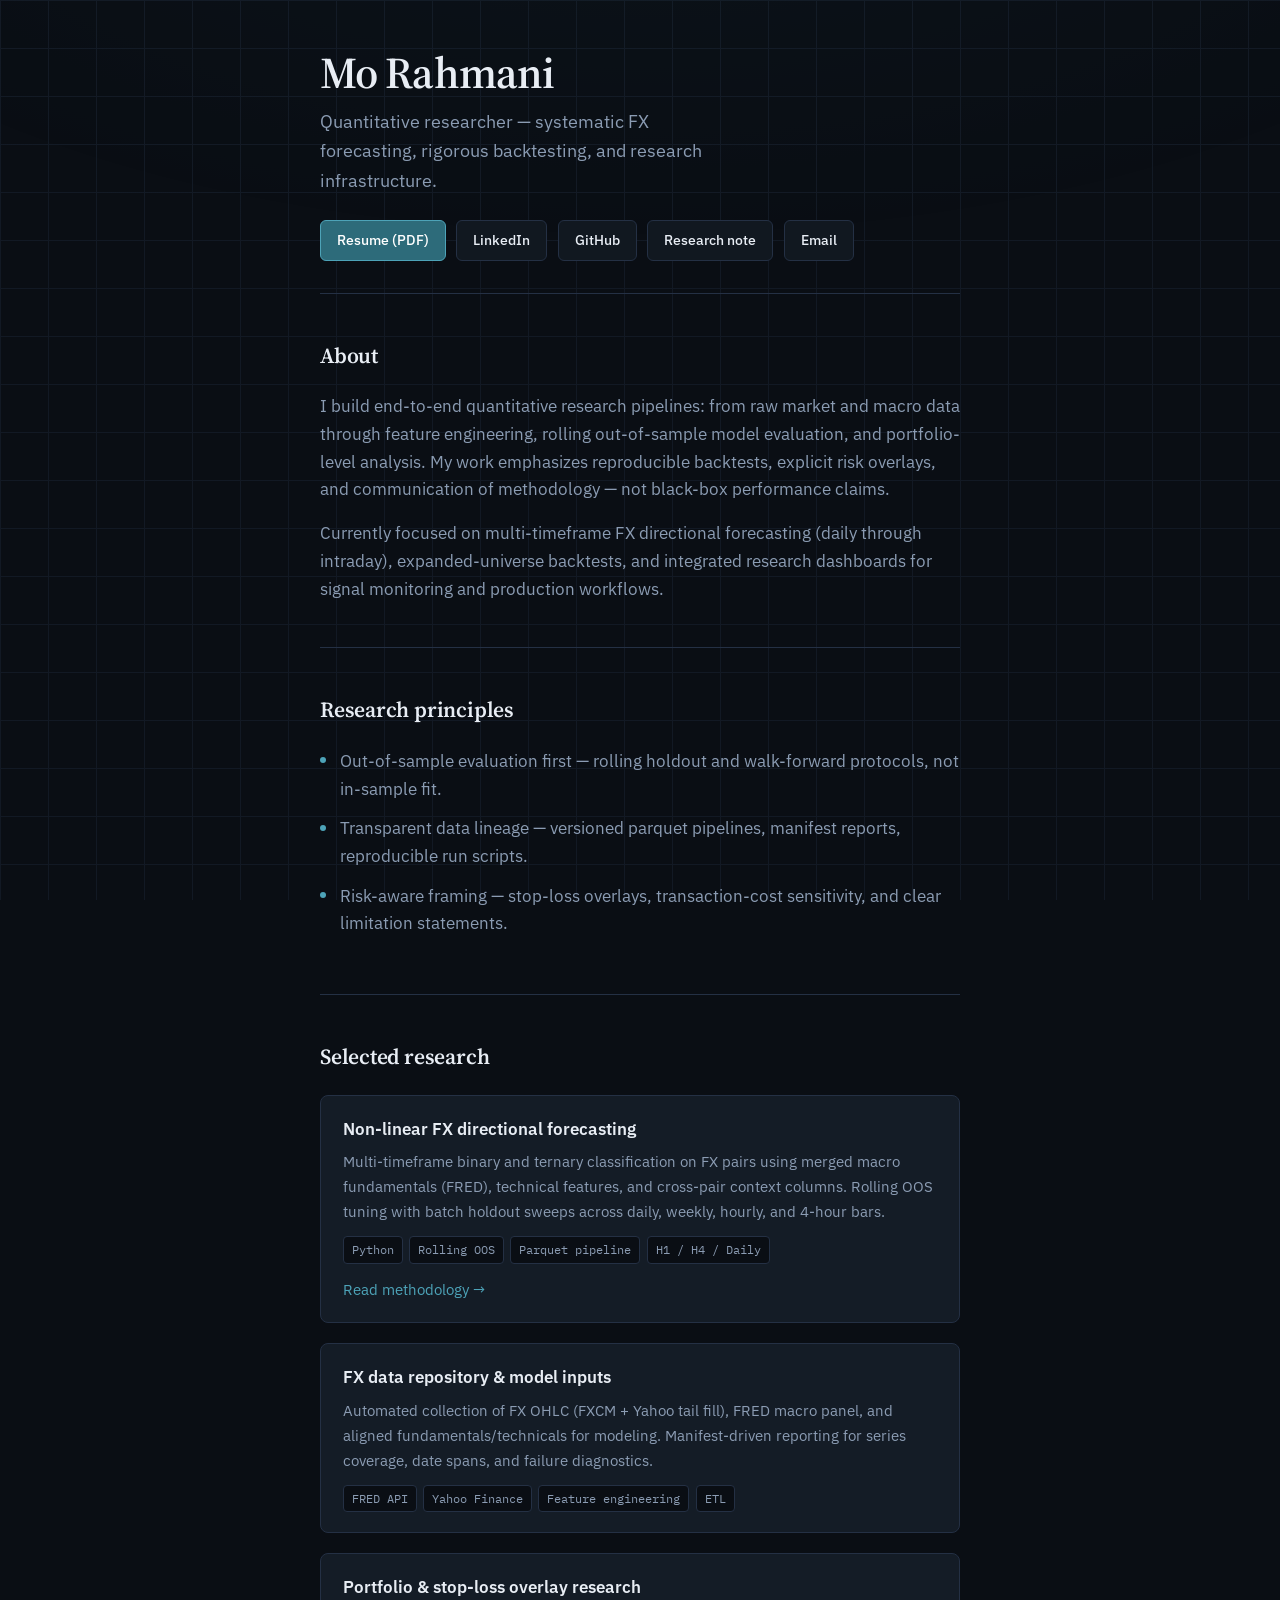
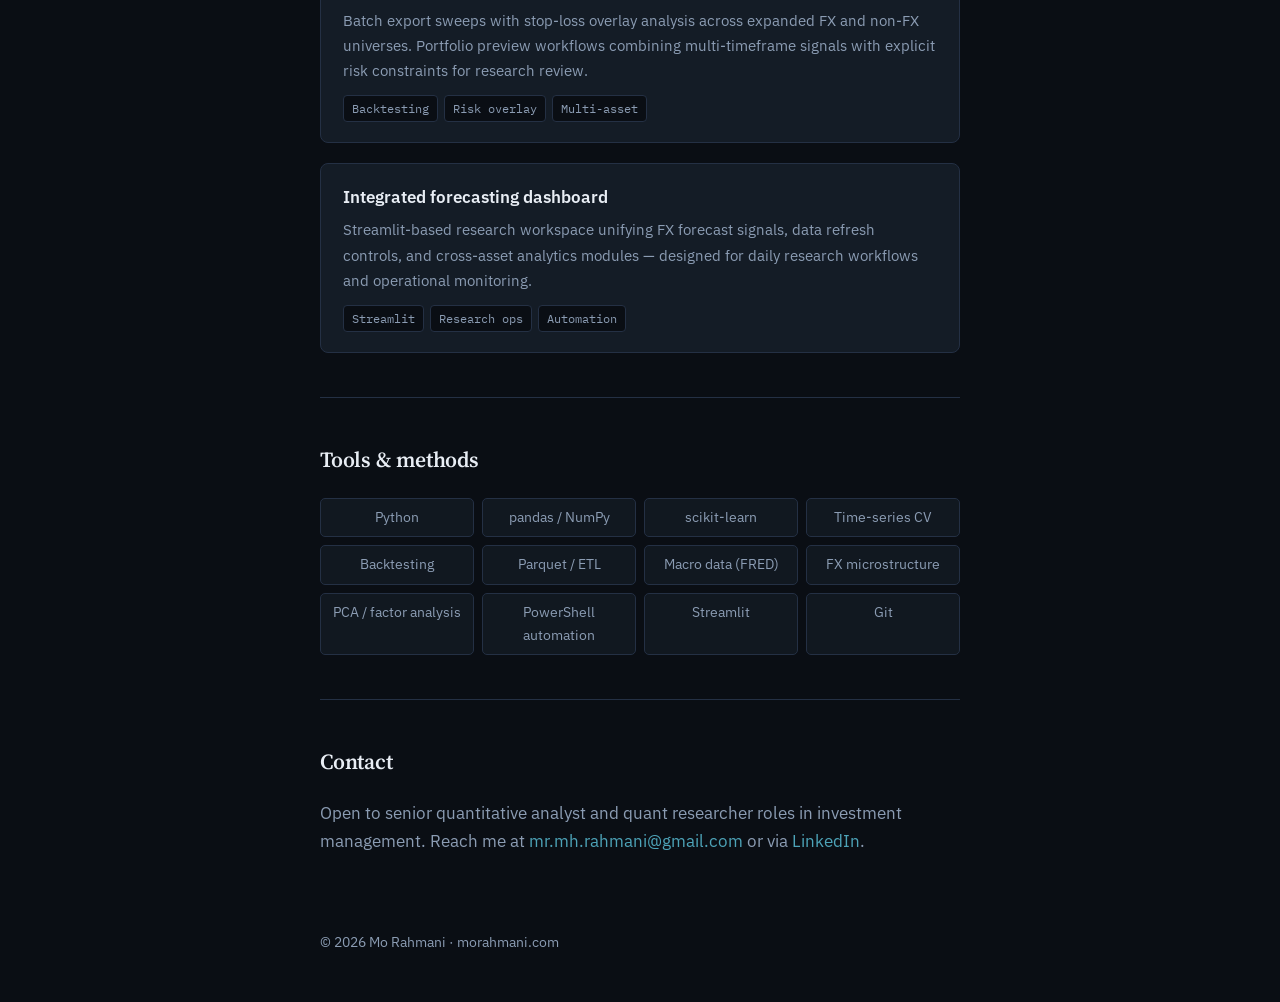
<file: index.html>
<!DOCTYPE html>
<html lang="en">
<head>
  <meta charset="UTF-8">
  <meta name="viewport" content="width=device-width, initial-scale=1.0">
  <meta name="description" content="Mo Rahmani — quantitative researcher focused on systematic FX forecasting, backtesting, and portfolio research.">
  <title>Mo Rahmani — Quantitative Research</title>
  <link rel="preconnect" href="https://fonts.googleapis.com">
  <link rel="preconnect" href="https://fonts.gstatic.com" crossorigin>
  <link href="https://fonts.googleapis.com/css2?family=IBM+Plex+Mono:wght@400;500&family=IBM+Plex+Sans:wght@400;500;600&family=Source+Serif+4:opsz,wght@8..60,600&display=swap" rel="stylesheet">
  <link rel="stylesheet" href="css/style.css">
  <link rel="icon" href="data:image/svg+xml,<svg xmlns='http://www.w3.org/2000/svg' viewBox='0 0 100 100'><text y='.9em' font-size='90'>M</text></svg>">
</head>
<body>
  <div class="wrap">
    <header class="site-header">
      <h1>Mo Rahmani</h1>
      <p class="tagline">
        Quantitative researcher — systematic FX forecasting, rigorous backtesting, and research infrastructure.
      </p>
      <nav class="links-row" aria-label="Primary links">
        <!-- Update href values below with your real URLs -->
        <a class="btn btn-primary" href="assets/resume.pdf" download>Resume (PDF)</a>
        <a class="btn" href="https://linkedin.com/in/mo-rahmani-cfa-ma-ms" target="_blank" rel="noopener noreferrer">LinkedIn</a>
        <a class="btn" href="https://github.com/mvincer" target="_blank" rel="noopener noreferrer">GitHub</a>
        <a class="btn" href="research.html">Research note</a>
        <a class="btn" href="mailto:mr.mh.rahmani@gmail.com">Email</a>
      </nav>
    </header>

    <main>
      <section id="about">
        <h2>About</h2>
        <p>
          I build end-to-end quantitative research pipelines: from raw market and macro data
          through feature engineering, rolling out-of-sample model evaluation, and portfolio-level
          analysis. My work emphasizes reproducible backtests, explicit risk overlays, and
          communication of methodology — not black-box performance claims.
        </p>
        <p>
          Currently focused on multi-timeframe FX directional forecasting (daily through intraday),
          expanded-universe backtests, and integrated research dashboards for signal monitoring
          and production workflows.
        </p>
      </section>

      <section id="principles">
        <h2>Research principles</h2>
        <ul class="principles">
          <li>Out-of-sample evaluation first — rolling holdout and walk-forward protocols, not in-sample fit.</li>
          <li>Transparent data lineage — versioned parquet pipelines, manifest reports, reproducible run scripts.</li>
          <li>Risk-aware framing — stop-loss overlays, transaction-cost sensitivity, and clear limitation statements.</li>
        </ul>
      </section>

      <section id="projects">
        <h2>Selected research</h2>
        <div class="projects">

          <article class="project-card">
            <h3>Non-linear FX directional forecasting</h3>
            <p>
              Multi-timeframe binary and ternary classification on FX pairs using merged
              macro fundamentals (FRED), technical features, and cross-pair context columns.
              Rolling OOS tuning with batch holdout sweeps across daily, weekly, hourly, and 4-hour bars.
            </p>
            <div class="tags">
              <span class="tag">Python</span>
              <span class="tag">Rolling OOS</span>
              <span class="tag">Parquet pipeline</span>
              <span class="tag">H1 / H4 / Daily</span>
            </div>
            <p style="margin-top:0.85rem;margin-bottom:0;"><a href="research.html">Read methodology →</a></p>
          </article>

          <article class="project-card">
            <h3>FX data repository &amp; model inputs</h3>
            <p>
              Automated collection of FX OHLC (FXCM + Yahoo tail fill), FRED macro panel,
              and aligned fundamentals/technicals for modeling. Manifest-driven reporting
              for series coverage, date spans, and failure diagnostics.
            </p>
            <div class="tags">
              <span class="tag">FRED API</span>
              <span class="tag">Yahoo Finance</span>
              <span class="tag">Feature engineering</span>
              <span class="tag">ETL</span>
            </div>
          </article>

          <article class="project-card">
            <h3>Portfolio &amp; stop-loss overlay research</h3>
            <p>
              Batch export sweeps with stop-loss overlay analysis across expanded FX and
              non-FX universes. Portfolio preview workflows combining multi-timeframe signals
              with explicit risk constraints for research review.
            </p>
            <div class="tags">
              <span class="tag">Backtesting</span>
              <span class="tag">Risk overlay</span>
              <span class="tag">Multi-asset</span>
            </div>
          </article>

          <article class="project-card">
            <h3>Integrated forecasting dashboard</h3>
            <p>
              Streamlit-based research workspace unifying FX forecast signals, data refresh
              controls, and cross-asset analytics modules — designed for daily research
              workflows and operational monitoring.
            </p>
            <div class="tags">
              <span class="tag">Streamlit</span>
              <span class="tag">Research ops</span>
              <span class="tag">Automation</span>
            </div>
          </article>

        </div>
      </section>

      <section id="skills">
        <h2>Tools &amp; methods</h2>
        <div class="skills-grid">
          <span class="skill">Python</span>
          <span class="skill">pandas / NumPy</span>
          <span class="skill">scikit-learn</span>
          <span class="skill">Time-series CV</span>
          <span class="skill">Backtesting</span>
          <span class="skill">Parquet / ETL</span>
          <span class="skill">Macro data (FRED)</span>
          <span class="skill">FX microstructure</span>
          <span class="skill">PCA / factor analysis</span>
          <span class="skill">PowerShell automation</span>
          <span class="skill">Streamlit</span>
          <span class="skill">Git</span>
        </div>
      </section>

      <section id="contact">
        <h2>Contact</h2>
        <p>
          Open to senior quantitative analyst and quant researcher roles in investment management.
          Reach me at <a href="mailto:mr.mh.rahmani@gmail.com">mr.mh.rahmani@gmail.com</a> or via
          <a href="https://linkedin.com/in/mo-rahmani-cfa-ma-ms" target="_blank" rel="noopener noreferrer">LinkedIn</a>.
        </p>
      </section>
    </main>

    <footer class="site-footer">
      <p>&copy; <span id="year"></span> Mo Rahmani · <a href="https://morahmani.com">morahmani.com</a></p>
    </footer>
  </div>

  <script>
    document.getElementById("year").textContent = new Date().getFullYear();
  </script>
</body>
</html>
</file>
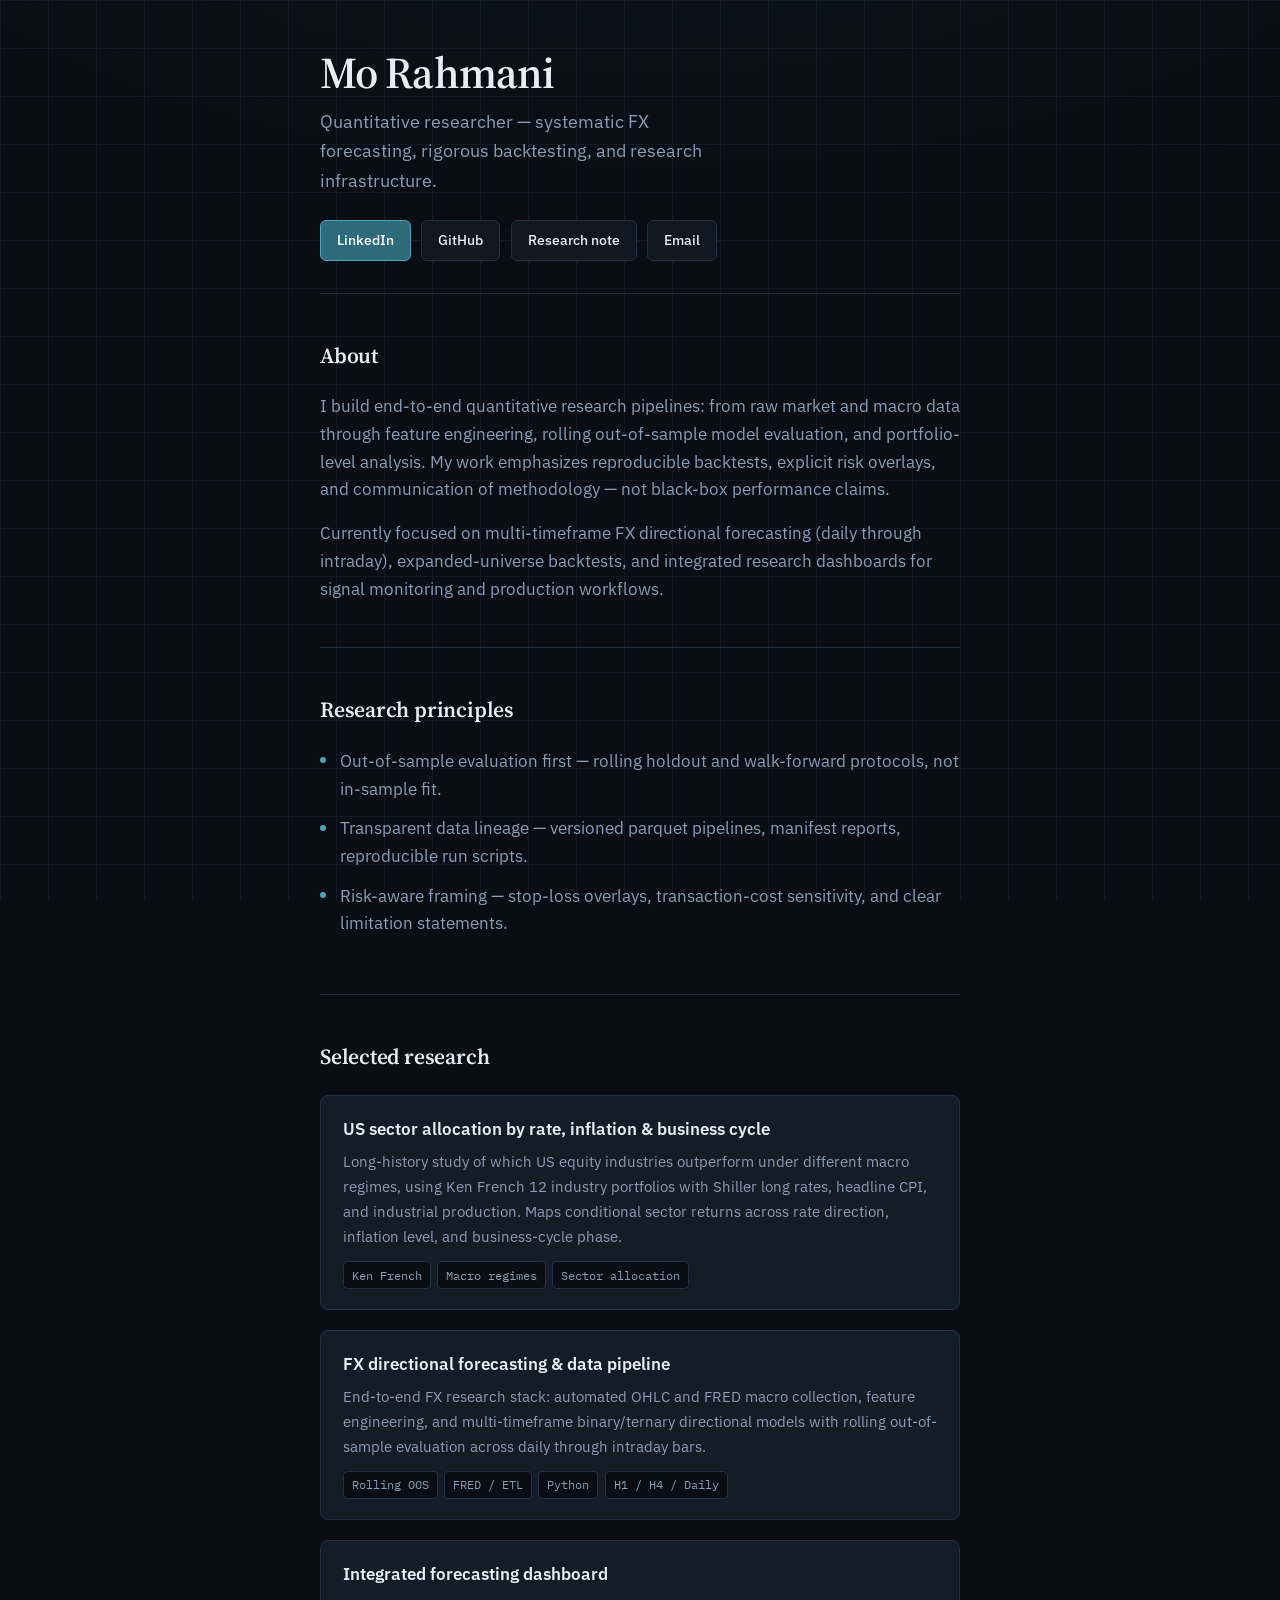
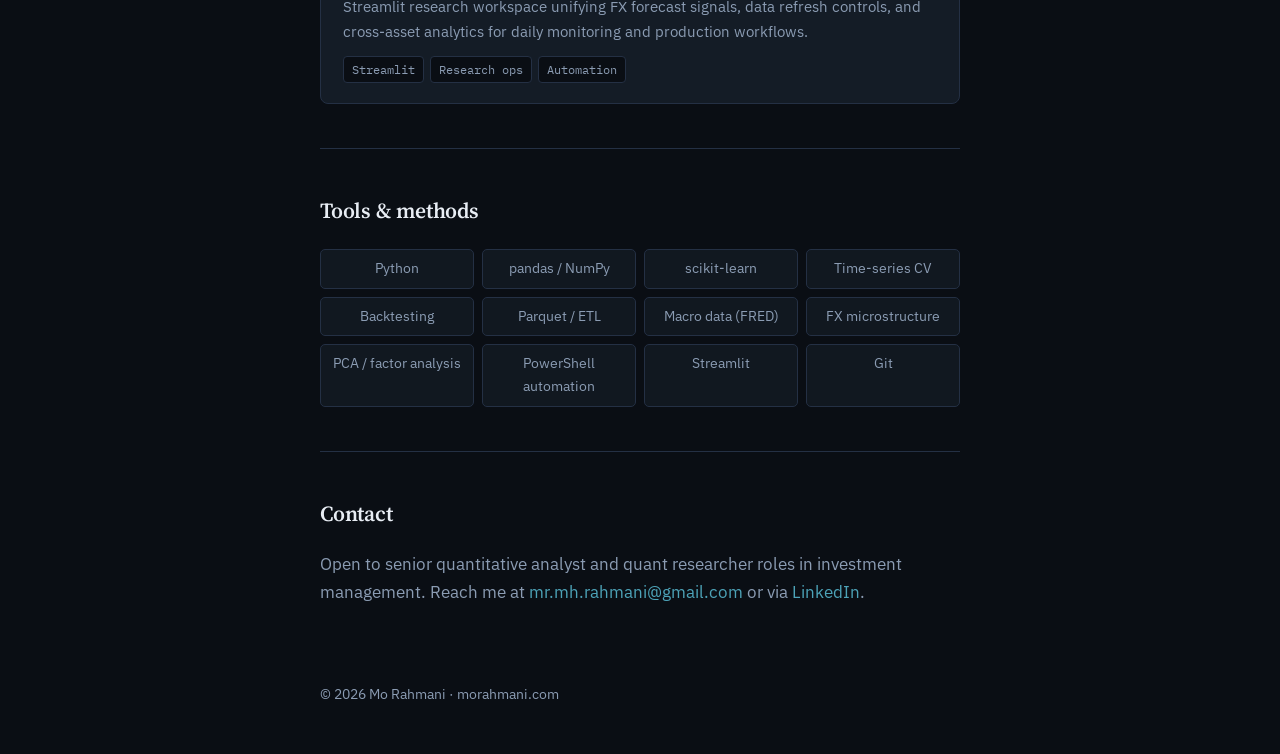
<file: website/index.html>
<!DOCTYPE html>
<html lang="en">
<head>
  <meta charset="UTF-8">
  <meta name="viewport" content="width=device-width, initial-scale=1.0">
  <meta name="description" content="Mo Rahmani — quantitative researcher focused on systematic FX forecasting, backtesting, and portfolio research.">
  <title>Mo Rahmani — Quantitative Research</title>
  <link rel="preconnect" href="https://fonts.googleapis.com">
  <link rel="preconnect" href="https://fonts.gstatic.com" crossorigin>
  <link href="https://fonts.googleapis.com/css2?family=IBM+Plex+Mono:wght@400;500&family=IBM+Plex+Sans:wght@400;500;600&family=Source+Serif+4:opsz,wght@8..60,600&display=swap" rel="stylesheet">
  <link rel="stylesheet" href="css/style.css">
  <link rel="icon" href="data:image/svg+xml,<svg xmlns='http://www.w3.org/2000/svg' viewBox='0 0 100 100'><text y='.9em' font-size='90'>M</text></svg>">
</head>
<body>
  <div class="wrap">
    <header class="site-header">
      <h1>Mo Rahmani</h1>
      <p class="tagline">
        Quantitative researcher — systematic FX forecasting, rigorous backtesting, and research infrastructure.
      </p>
      <nav class="links-row" aria-label="Primary links">
        <!-- Update href values below with your real URLs -->
        <a class="btn btn-primary" href="https://linkedin.com/in/mo-rahmani-cfa-ma-ms" target="_blank" rel="noopener noreferrer">LinkedIn</a>
        <a class="btn" href="https://github.com/mvincer" target="_blank" rel="noopener noreferrer">GitHub</a>
        <a class="btn" href="research.html">Research note</a>
        <a class="btn" href="mailto:mr.mh.rahmani@gmail.com">Email</a>
      </nav>
    </header>

    <main>
      <section id="about">
        <h2>About</h2>
        <p>
          I build end-to-end quantitative research pipelines: from raw market and macro data
          through feature engineering, rolling out-of-sample model evaluation, and portfolio-level
          analysis. My work emphasizes reproducible backtests, explicit risk overlays, and
          communication of methodology — not black-box performance claims.
        </p>
        <p>
          Currently focused on multi-timeframe FX directional forecasting (daily through intraday),
          expanded-universe backtests, and integrated research dashboards for signal monitoring
          and production workflows.
        </p>
      </section>

      <section id="principles">
        <h2>Research principles</h2>
        <ul class="principles">
          <li>Out-of-sample evaluation first — rolling holdout and walk-forward protocols, not in-sample fit.</li>
          <li>Transparent data lineage — versioned parquet pipelines, manifest reports, reproducible run scripts.</li>
          <li>Risk-aware framing — stop-loss overlays, transaction-cost sensitivity, and clear limitation statements.</li>
        </ul>
      </section>

      <section id="projects">
        <h2>Selected research</h2>
        <div class="projects">

          <article class="project-card">
            <h3>US sector allocation by rate, inflation &amp; business cycle</h3>
            <p>
              Long-history study of which US equity industries outperform under different macro
              regimes, using Ken French 12 industry portfolios with Shiller long rates, headline CPI,
              and industrial production. Maps conditional sector returns across rate direction,
              inflation level, and business-cycle phase.
            </p>
            <div class="tags">
              <span class="tag">Ken French</span>
              <span class="tag">Macro regimes</span>
              <span class="tag">Sector allocation</span>
            </div>
          </article>

          <article class="project-card">
            <h3>FX directional forecasting &amp; data pipeline</h3>
            <p>
              End-to-end FX research stack: automated OHLC and FRED macro collection, feature
              engineering, and multi-timeframe binary/ternary directional models with rolling
              out-of-sample evaluation across daily through intraday bars.
            </p>
            <div class="tags">
              <span class="tag">Rolling OOS</span>
              <span class="tag">FRED / ETL</span>
              <span class="tag">Python</span>
              <span class="tag">H1 / H4 / Daily</span>
            </div>
          </article>

          <article class="project-card">
            <h3>Integrated forecasting dashboard</h3>
            <p>
              Streamlit research workspace unifying FX forecast signals, data refresh controls,
              and cross-asset analytics for daily monitoring and production workflows.
            </p>
            <div class="tags">
              <span class="tag">Streamlit</span>
              <span class="tag">Research ops</span>
              <span class="tag">Automation</span>
            </div>
          </article>

        </div>
      </section>

      <section id="skills">
        <h2>Tools &amp; methods</h2>
        <div class="skills-grid">
          <span class="skill">Python</span>
          <span class="skill">pandas / NumPy</span>
          <span class="skill">scikit-learn</span>
          <span class="skill">Time-series CV</span>
          <span class="skill">Backtesting</span>
          <span class="skill">Parquet / ETL</span>
          <span class="skill">Macro data (FRED)</span>
          <span class="skill">FX microstructure</span>
          <span class="skill">PCA / factor analysis</span>
          <span class="skill">PowerShell automation</span>
          <span class="skill">Streamlit</span>
          <span class="skill">Git</span>
        </div>
      </section>

      <section id="contact">
        <h2>Contact</h2>
        <p>
          Open to senior quantitative analyst and quant researcher roles in investment management.
          Reach me at <a href="mailto:mr.mh.rahmani@gmail.com">mr.mh.rahmani@gmail.com</a> or via
          <a href="https://linkedin.com/in/mo-rahmani-cfa-ma-ms" target="_blank" rel="noopener noreferrer">LinkedIn</a>.
        </p>
      </section>
    </main>

    <footer class="site-footer">
      <p>&copy; <span id="year"></span> Mo Rahmani · <a href="https://morahmani.com">morahmani.com</a></p>
    </footer>
  </div>

  <script>
    document.getElementById("year").textContent = new Date().getFullYear();
  </script>
</body>
</html>
</file>
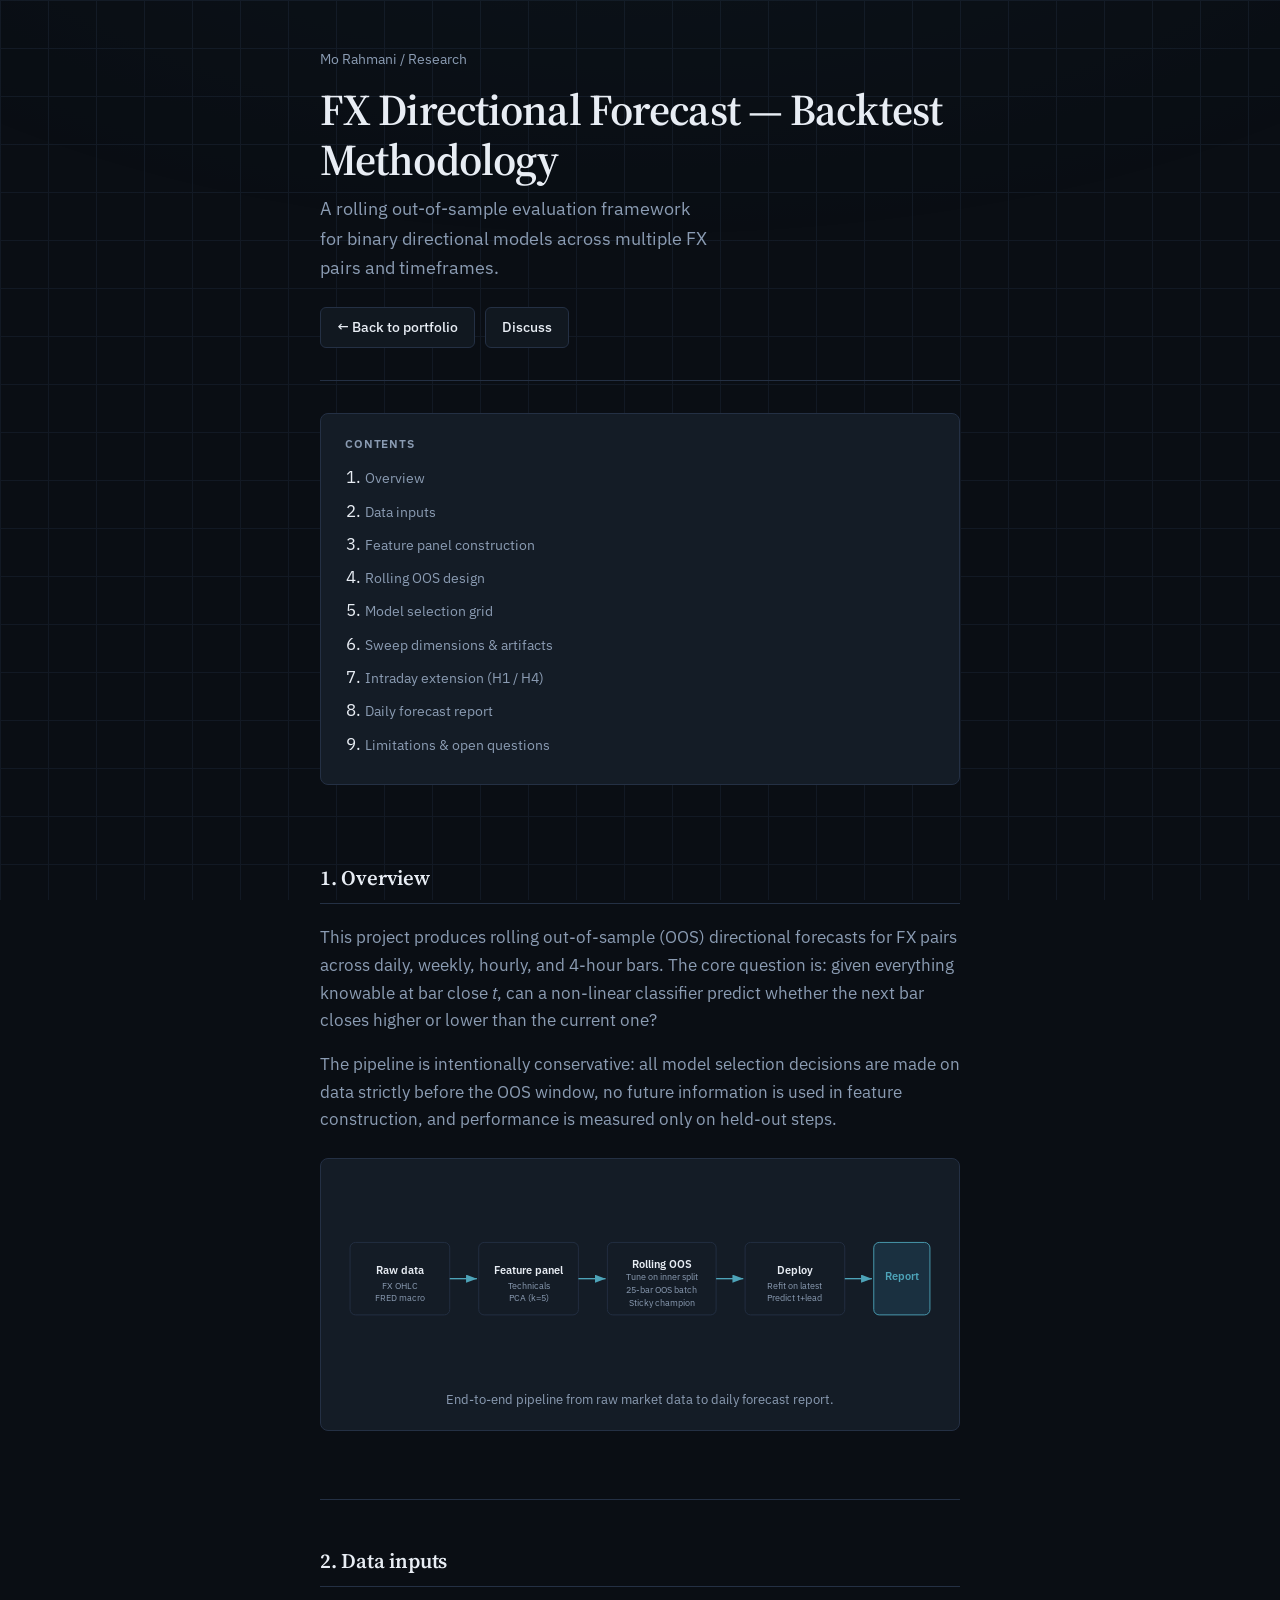
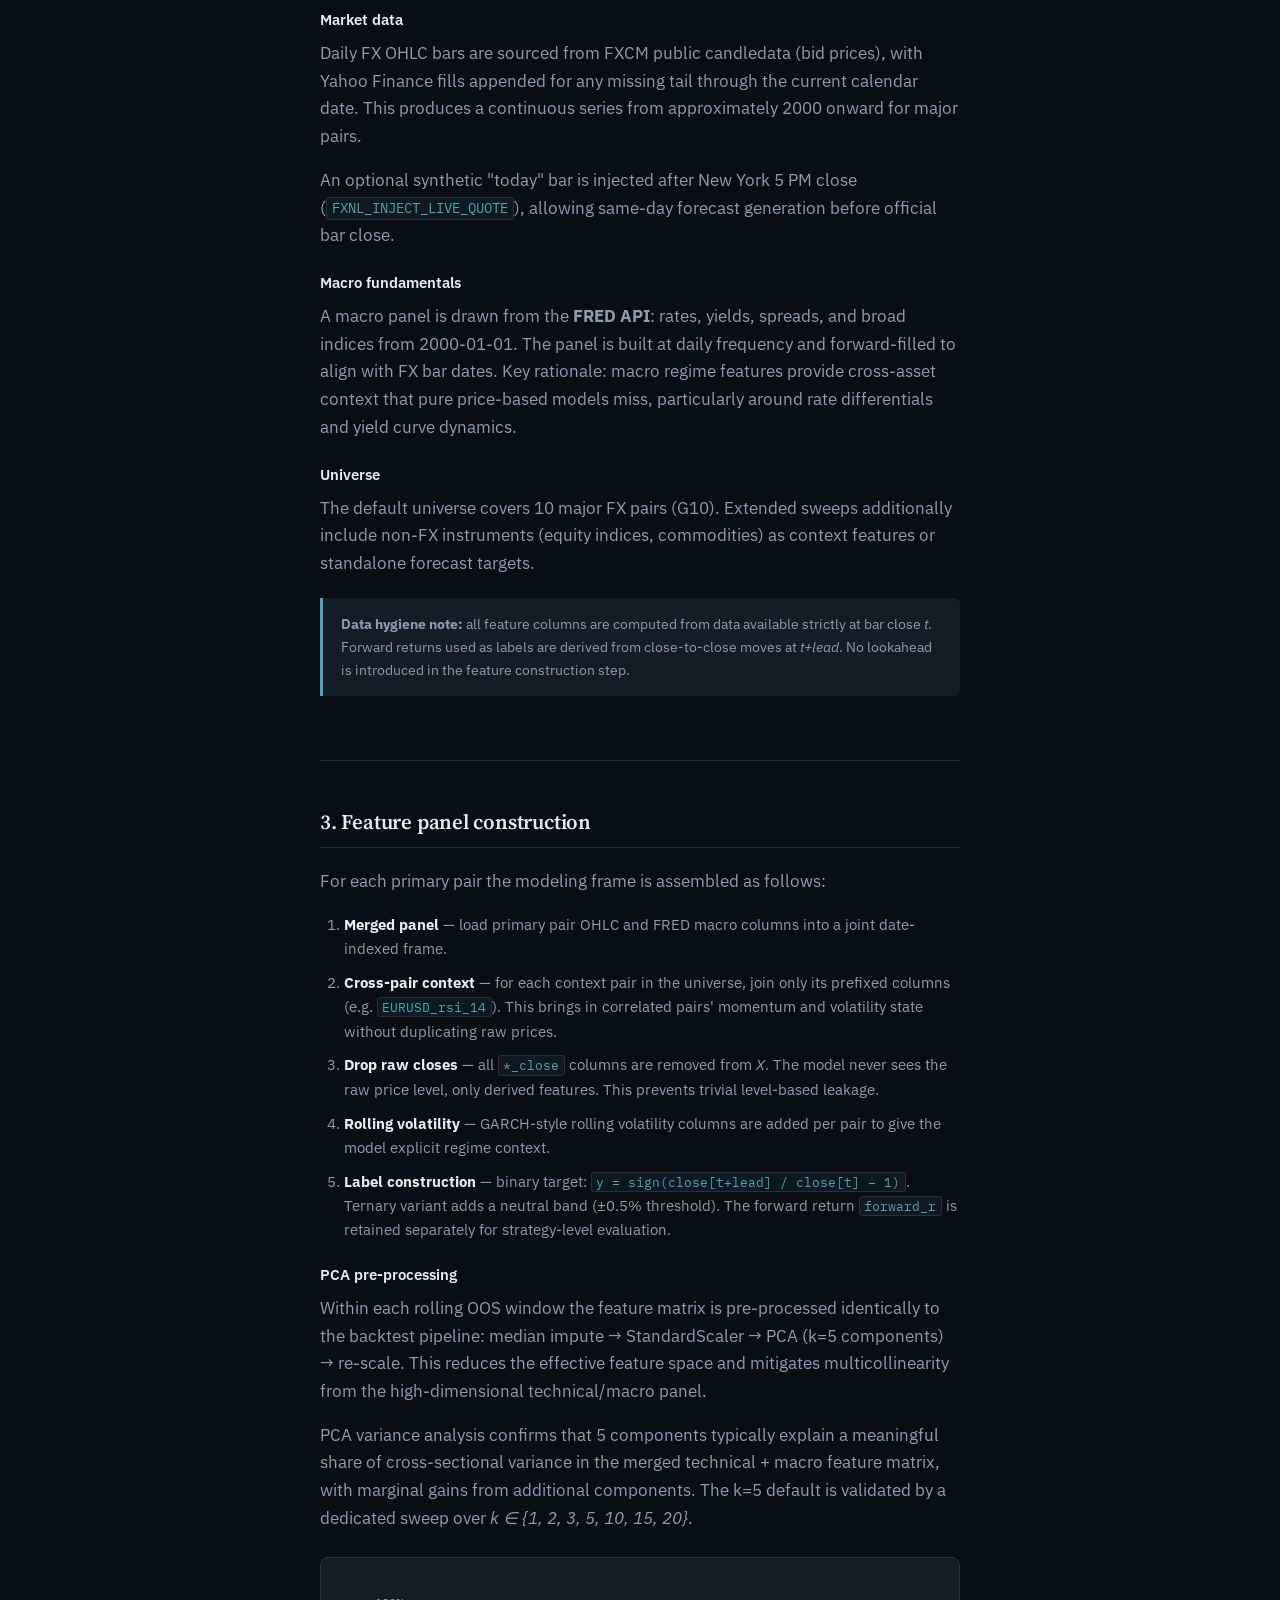
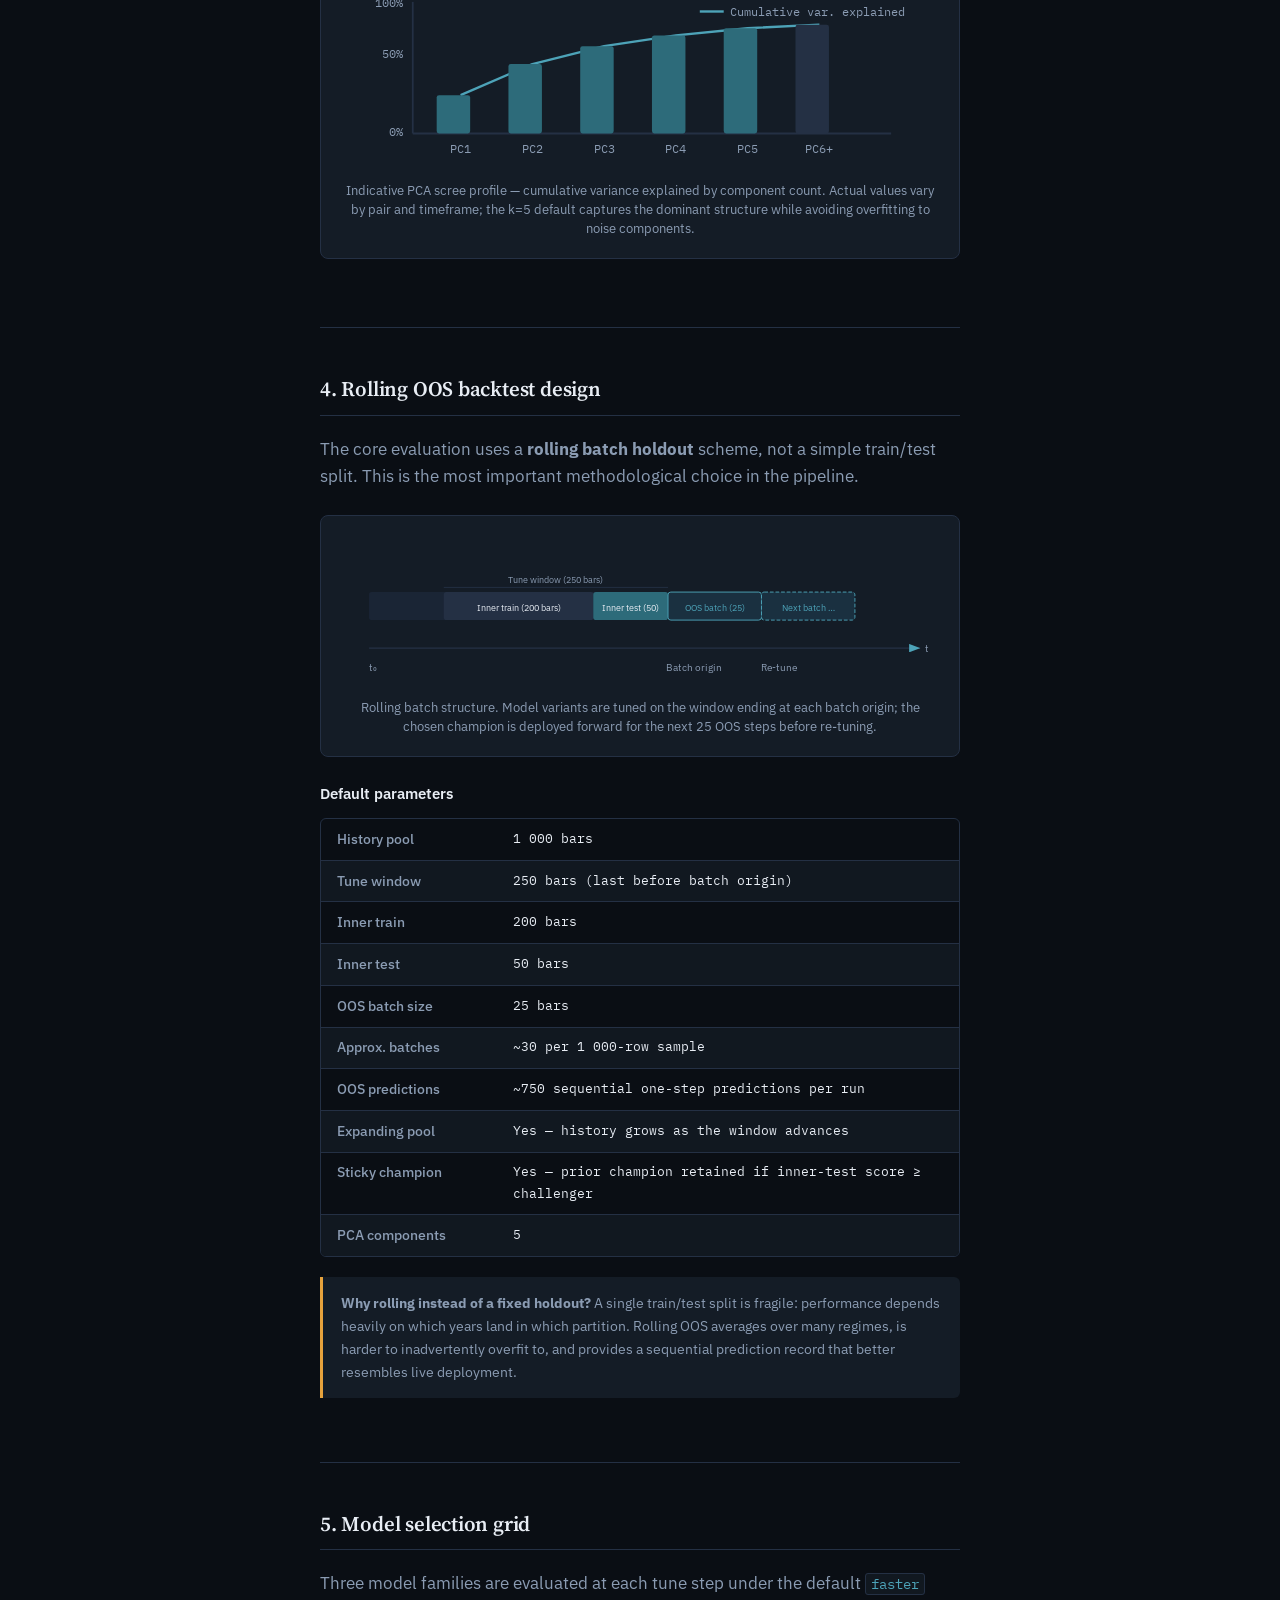
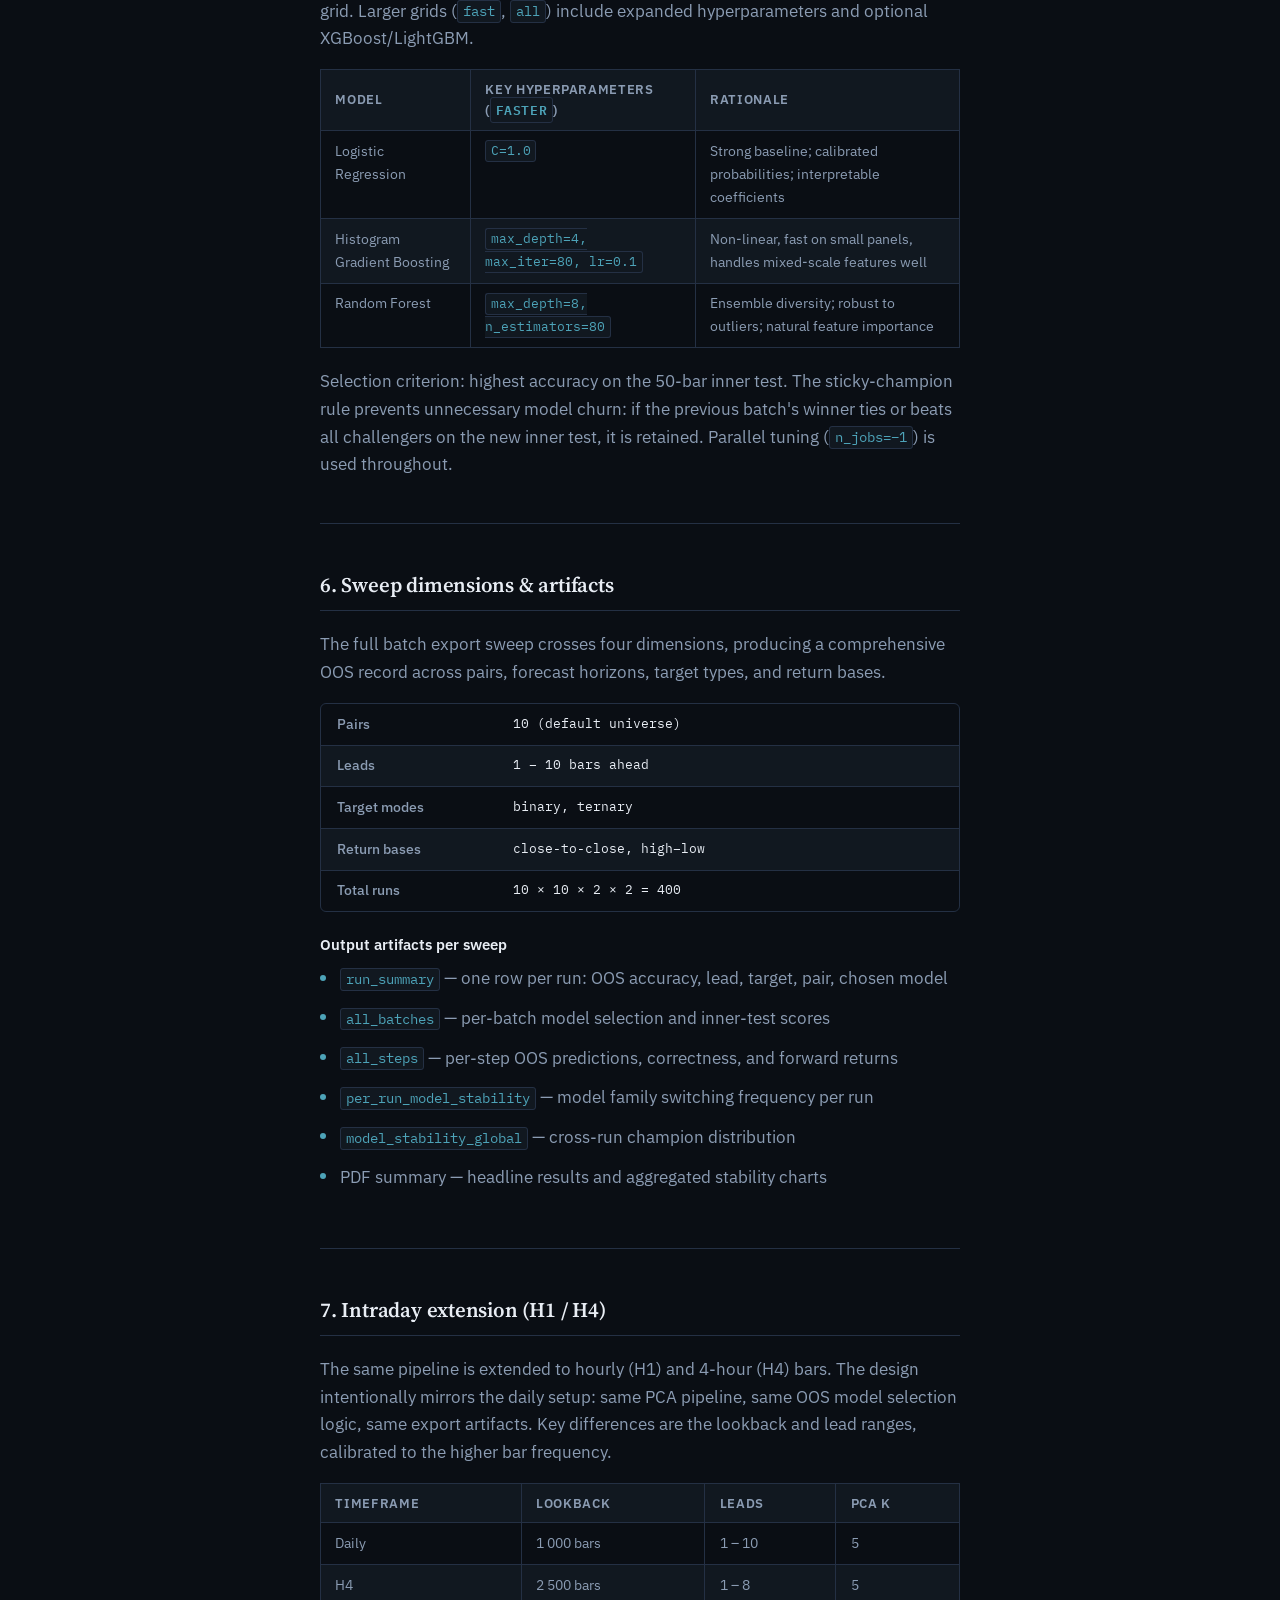
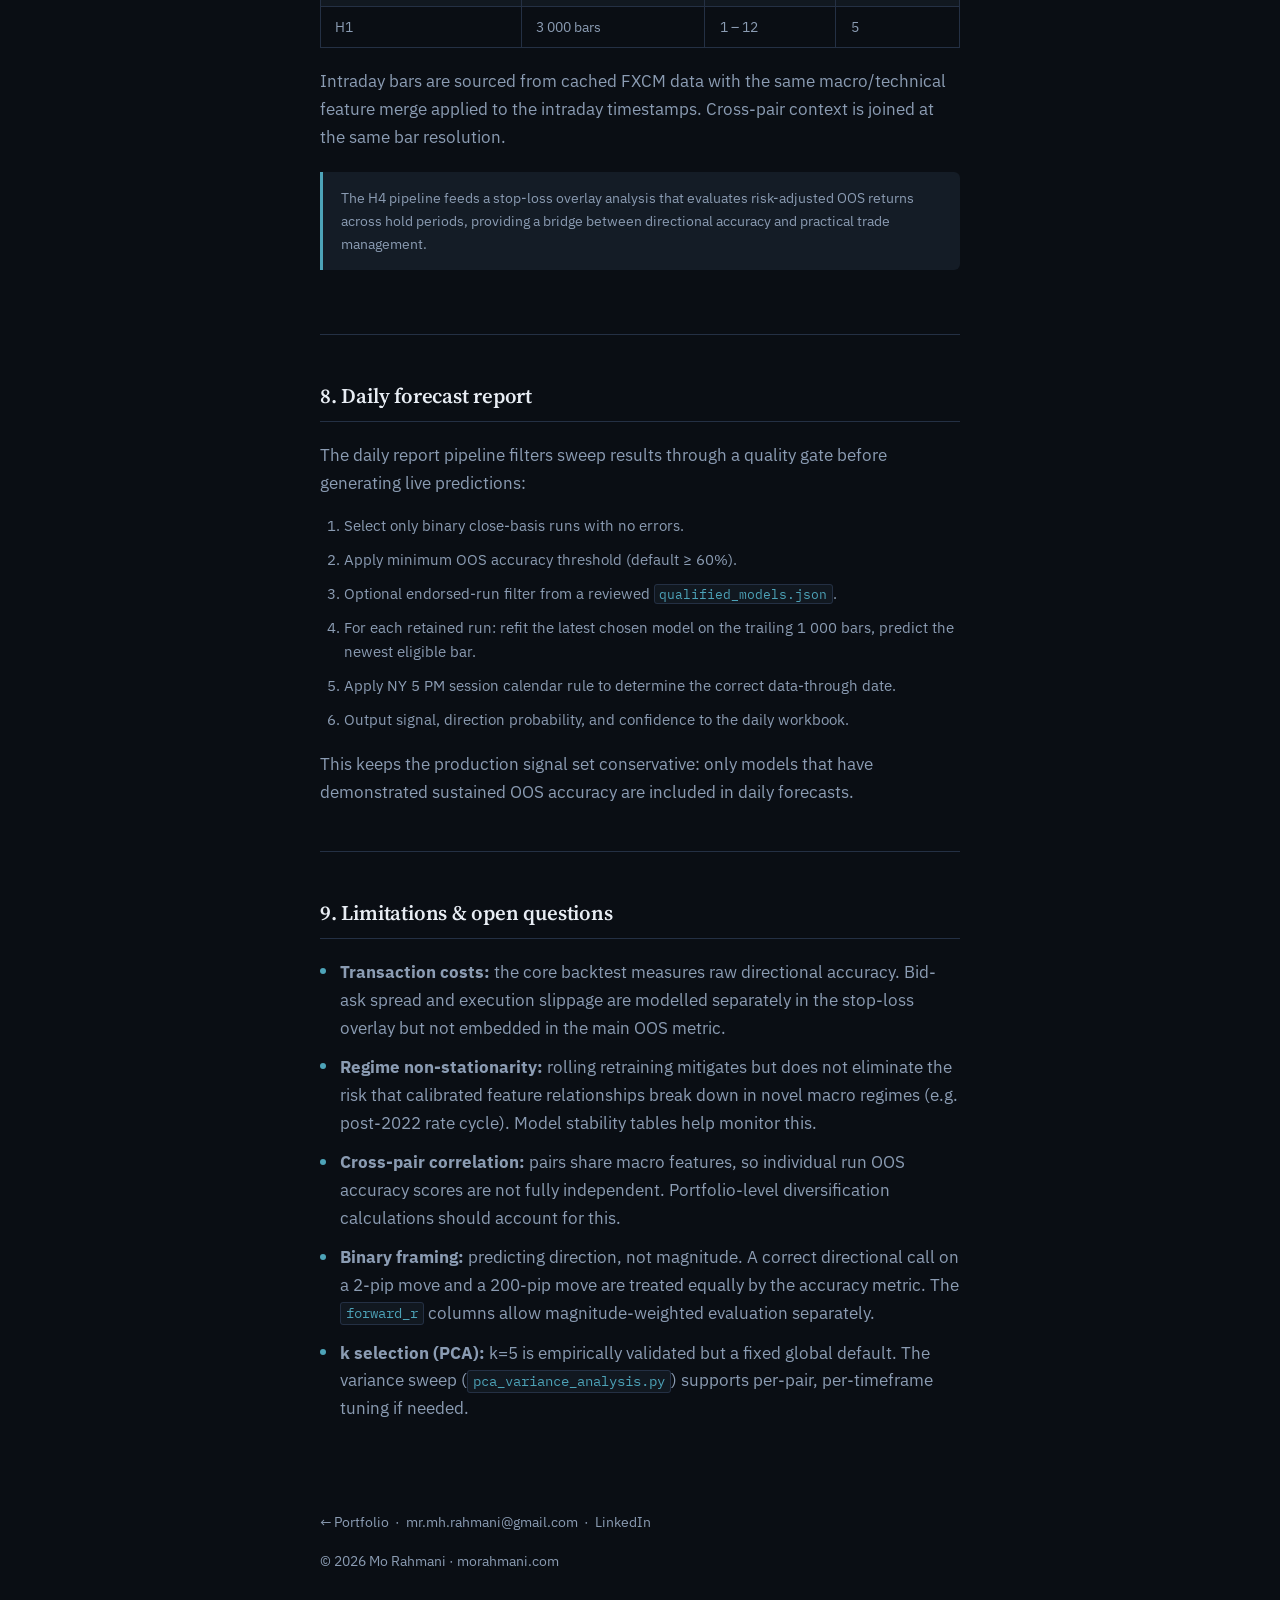
<file: research.html>
<!DOCTYPE html>
<html lang="en">
<head>
  <meta charset="UTF-8">
  <meta name="viewport" content="width=device-width, initial-scale=1.0">
  <meta name="description" content="Mo Rahmani — FX directional forecast backtest methodology: rolling OOS design, feature engineering, PCA pipeline, and intraday extension.">
  <title>Research — Mo Rahmani</title>
  <link rel="preconnect" href="https://fonts.googleapis.com">
  <link rel="preconnect" href="https://fonts.gstatic.com" crossorigin>
  <link href="https://fonts.googleapis.com/css2?family=IBM+Plex+Mono:wght@400;500&family=IBM+Plex+Sans:wght@400;500;600&family=Source+Serif+4:opsz,wght@8..60,400;600&display=swap" rel="stylesheet">
  <link rel="stylesheet" href="css/style.css">
  <link rel="stylesheet" href="css/research.css">
  <link rel="icon" href="data:image/svg+xml,<svg xmlns='http://www.w3.org/2000/svg' viewBox='0 0 100 100'><text y='.9em' font-size='90'>M</text></svg>">
</head>
<body>
  <div class="wrap">

    <header class="site-header research-header">
      <div class="breadcrumb"><a href="index.html">Mo Rahmani</a> / Research</div>
      <h1>FX Directional Forecast — Backtest Methodology</h1>
      <p class="tagline">
        A rolling out-of-sample evaluation framework for binary directional models
        across multiple FX pairs and timeframes.
      </p>
      <div class="links-row">
        <a class="btn" href="index.html">← Back to portfolio</a>
        <a class="btn" href="mailto:mr.mh.rahmani@gmail.com">Discuss</a>
      </div>
    </header>

    <main class="research-body">

      <!-- Table of contents -->
      <nav class="toc" aria-label="Page contents">
        <p class="toc-title">Contents</p>
        <ol>
          <li><a href="#overview">Overview</a></li>
          <li><a href="#data">Data inputs</a></li>
          <li><a href="#features">Feature panel construction</a></li>
          <li><a href="#oos">Rolling OOS design</a></li>
          <li><a href="#models">Model selection grid</a></li>
          <li><a href="#sweep">Sweep dimensions &amp; artifacts</a></li>
          <li><a href="#intraday">Intraday extension (H1 / H4)</a></li>
          <li><a href="#report">Daily forecast report</a></li>
          <li><a href="#limits">Limitations &amp; open questions</a></li>
        </ol>
      </nav>

      <!-- 1 Overview -->
      <section id="overview">
        <h2>1. Overview</h2>
        <p>
          This project produces rolling out-of-sample (OOS) directional forecasts for FX
          pairs across daily, weekly, hourly, and 4-hour bars. The core question is:
          given everything knowable at bar close <em>t</em>, can a non-linear classifier
          predict whether the next bar closes higher or lower than the current one?
        </p>
        <p>
          The pipeline is intentionally conservative: all model selection decisions are
          made on data strictly before the OOS window, no future information is used in
          feature construction, and performance is measured only on held-out steps.
        </p>

        <!-- Pipeline diagram (SVG, no external dependencies) -->
        <figure class="diagram-wrap" aria-label="Pipeline flow diagram">
          <svg viewBox="0 0 660 220" xmlns="http://www.w3.org/2000/svg" class="pipeline-svg" role="img" aria-label="Five-stage pipeline: Raw data, Feature panel, Rolling OOS batches, Deploy champion, Report">
            <defs>
              <marker id="arr" markerWidth="8" markerHeight="6" refX="8" refY="3" orient="auto">
                <polygon points="0 0, 8 3, 0 6" fill="#4da3b8"/>
              </marker>
            </defs>
            <!-- Boxes -->
            <g font-family="IBM Plex Sans, sans-serif" font-size="12" fill="#e8edf4">
              <!-- box 1 -->
              <rect x="10" y="70" width="110" height="80" rx="6" fill="#141c26" stroke="#243044"/>
              <text x="65" y="105" text-anchor="middle" font-weight="600">Raw data</text>
              <text x="65" y="121" text-anchor="middle" fill="#8b9cb3" font-size="10">FX OHLC</text>
              <text x="65" y="135" text-anchor="middle" fill="#8b9cb3" font-size="10">FRED macro</text>
              <!-- box 2 -->
              <rect x="152" y="70" width="110" height="80" rx="6" fill="#141c26" stroke="#243044"/>
              <text x="207" y="105" text-anchor="middle" font-weight="600">Feature panel</text>
              <text x="207" y="121" text-anchor="middle" fill="#8b9cb3" font-size="10">Technicals</text>
              <text x="207" y="135" text-anchor="middle" fill="#8b9cb3" font-size="10">PCA (k=5)</text>
              <!-- box 3 -->
              <rect x="294" y="70" width="120" height="80" rx="6" fill="#141c26" stroke="#243044"/>
              <text x="354" y="98" text-anchor="middle" font-weight="600">Rolling OOS</text>
              <text x="354" y="112" text-anchor="middle" fill="#8b9cb3" font-size="10">Tune on inner split</text>
              <text x="354" y="126" text-anchor="middle" fill="#8b9cb3" font-size="10">25-bar OOS batch</text>
              <text x="354" y="140" text-anchor="middle" fill="#8b9cb3" font-size="10">Sticky champion</text>
              <!-- box 4 -->
              <rect x="446" y="70" width="110" height="80" rx="6" fill="#141c26" stroke="#243044"/>
              <text x="501" y="105" text-anchor="middle" font-weight="600">Deploy</text>
              <text x="501" y="121" text-anchor="middle" fill="#8b9cb3" font-size="10">Refit on latest</text>
              <text x="501" y="135" text-anchor="middle" fill="#8b9cb3" font-size="10">Predict t+lead</text>
              <!-- box 5 -->
              <rect x="588" y="70" width="62" height="80" rx="6" fill="#1a3040" stroke="#4da3b8"/>
              <text x="619" y="112" text-anchor="middle" font-weight="600" fill="#4da3b8">Report</text>
              <!-- Arrows -->
              <line x1="120" y1="110" x2="150" y2="110" stroke="#4da3b8" stroke-width="1.5" marker-end="url(#arr)"/>
              <line x1="262" y1="110" x2="292" y2="110" stroke="#4da3b8" stroke-width="1.5" marker-end="url(#arr)"/>
              <line x1="414" y1="110" x2="444" y2="110" stroke="#4da3b8" stroke-width="1.5" marker-end="url(#arr)"/>
              <line x1="556" y1="110" x2="586" y2="110" stroke="#4da3b8" stroke-width="1.5" marker-end="url(#arr)"/>
            </g>
          </svg>
          <figcaption>End-to-end pipeline from raw market data to daily forecast report.</figcaption>
        </figure>
      </section>

      <!-- 2 Data -->
      <section id="data">
        <h2>2. Data inputs</h2>

        <h3>Market data</h3>
        <p>
          Daily FX OHLC bars are sourced from FXCM public candledata (bid prices), with
          Yahoo Finance fills appended for any missing tail through the current calendar date.
          This produces a continuous series from approximately 2000 onward for major pairs.
        </p>
        <p>
          An optional synthetic "today" bar is injected after New York 5 PM close
          (<code>FXNL_INJECT_LIVE_QUOTE</code>), allowing same-day forecast generation
          before official bar close.
        </p>

        <h3>Macro fundamentals</h3>
        <p>
          A macro panel is drawn from the <strong>FRED API</strong>: rates, yields, spreads,
          and broad indices from 2000-01-01. The panel is built at daily frequency and
          forward-filled to align with FX bar dates. Key rationale: macro regime features
          provide cross-asset context that pure price-based models miss, particularly around
          rate differentials and yield curve dynamics.
        </p>

        <h3>Universe</h3>
        <p>
          The default universe covers 10 major FX pairs (G10). Extended sweeps additionally
          include non-FX instruments (equity indices, commodities) as context features or
          standalone forecast targets.
        </p>

        <div class="callout">
          <strong>Data hygiene note:</strong> all feature columns are computed from data
          available strictly at bar close <em>t</em>. Forward returns used as labels are
          derived from close-to-close moves at <em>t+lead</em>. No lookahead is introduced
          in the feature construction step.
        </div>
      </section>

      <!-- 3 Features -->
      <section id="features">
        <h2>3. Feature panel construction</h2>
        <p>
          For each primary pair the modeling frame is assembled as follows:
        </p>
        <ol class="method-steps">
          <li>
            <strong>Merged panel</strong> — load primary pair OHLC and FRED macro columns
            into a joint date-indexed frame.
          </li>
          <li>
            <strong>Cross-pair context</strong> — for each context pair in the universe,
            join only its prefixed columns (e.g. <code>EURUSD_rsi_14</code>). This brings
            in correlated pairs' momentum and volatility state without duplicating raw prices.
          </li>
          <li>
            <strong>Drop raw closes</strong> — all <code>*_close</code> columns are removed
            from <em>X</em>. The model never sees the raw price level, only derived features.
            This prevents trivial level-based leakage.
          </li>
          <li>
            <strong>Rolling volatility</strong> — GARCH-style rolling volatility columns
            are added per pair to give the model explicit regime context.
          </li>
          <li>
            <strong>Label construction</strong> — binary target:
            <code>y = sign(close[t+lead] / close[t] − 1)</code>. Ternary variant adds a
            neutral band (±0.5% threshold). The forward return <code>forward_r</code> is
            retained separately for strategy-level evaluation.
          </li>
        </ol>

        <h3>PCA pre-processing</h3>
        <p>
          Within each rolling OOS window the feature matrix is pre-processed identically to
          the backtest pipeline: median impute → StandardScaler → PCA (k=5 components) →
          re-scale. This reduces the effective feature space and mitigates multicollinearity
          from the high-dimensional technical/macro panel.
        </p>
        <p>
          PCA variance analysis confirms that 5 components typically explain a meaningful
          share of cross-sectional variance in the merged technical + macro feature matrix,
          with marginal gains from additional components. The k=5 default is validated by a
          dedicated sweep over <em>k ∈ {1, 2, 3, 5, 10, 15, 20}</em>.
        </p>

        <!-- PCA visual placeholder -->
        <figure class="diagram-wrap">
          <svg viewBox="0 0 500 160" xmlns="http://www.w3.org/2000/svg" class="pipeline-svg" aria-label="Stylized PCA scree chart">
            <g font-family="IBM Plex Mono, monospace" font-size="10" fill="#8b9cb3">
              <!-- axes -->
              <line x1="60" y1="20" x2="60" y2="130" stroke="#243044" stroke-width="1.5"/>
              <line x1="60" y1="130" x2="460" y2="130" stroke="#243044" stroke-width="1.5"/>
              <!-- y labels -->
              <text x="52" y="24" text-anchor="end">100%</text>
              <text x="52" y="67" text-anchor="end">50%</text>
              <text x="52" y="132" text-anchor="end">0%</text>
              <!-- x labels -->
              <text x="100" y="146" text-anchor="middle">PC1</text>
              <text x="160" y="146" text-anchor="middle">PC2</text>
              <text x="220" y="146" text-anchor="middle">PC3</text>
              <text x="280" y="146" text-anchor="middle">PC4</text>
              <text x="340" y="146" text-anchor="middle">PC5</text>
              <text x="400" y="146" text-anchor="middle">PC6+</text>
              <!-- cumulative line (indicative) -->
              <polyline points="100,98 160,72 220,57 280,48 340,42 400,39"
                fill="none" stroke="#4da3b8" stroke-width="2" stroke-linejoin="round"/>
              <!-- individual bars -->
              <rect x="80"  y="98" width="28" height="32" fill="#2d6b7a" rx="2"/>
              <rect x="140" y="72" width="28" height="58" fill="#2d6b7a" rx="2"/>
              <rect x="200" y="57" width="28" height="73" fill="#2d6b7a" rx="2"/>
              <rect x="260" y="48" width="28" height="82" fill="#2d6b7a" rx="2"/>
              <rect x="320" y="42" width="28" height="88" fill="#2d6b7a" rx="2"/>
              <rect x="380" y="39" width="28" height="91" fill="#243044" rx="2"/>
              <!-- legend -->
              <line x1="300" y1="28" x2="320" y2="28" stroke="#4da3b8" stroke-width="2"/>
              <text x="325" y="32" fill="#8b9cb3">Cumulative var. explained</text>
            </g>
          </svg>
          <figcaption>Indicative PCA scree profile — cumulative variance explained by component count.
            Actual values vary by pair and timeframe; the k=5 default captures the dominant
            structure while avoiding overfitting to noise components.
          </figcaption>
        </figure>
      </section>

      <!-- 4 Rolling OOS -->
      <section id="oos">
        <h2>4. Rolling OOS backtest design</h2>
        <p>
          The core evaluation uses a <strong>rolling batch holdout</strong> scheme, not
          a simple train/test split. This is the most important methodological choice in
          the pipeline.
        </p>

        <!-- Timeline diagram -->
        <figure class="diagram-wrap" aria-label="Rolling OOS timeline">
          <svg viewBox="0 0 640 160" xmlns="http://www.w3.org/2000/svg" class="pipeline-svg">
            <defs>
              <marker id="arr2" markerWidth="8" markerHeight="6" refX="8" refY="3" orient="auto">
                <polygon points="0 0, 8 3, 0 6" fill="#4da3b8"/>
              </marker>
            </defs>
            <g font-family="IBM Plex Sans, sans-serif" font-size="11" fill="#8b9cb3">
              <!-- time axis -->
              <line x1="30" y1="120" x2="620" y2="120" stroke="#243044" stroke-width="1.5" marker-end="url(#arr2)"/>
              <text x="625" y="124">t</text>

              <!-- expanding pool (grey) -->
              <rect x="30" y="60" width="320" height="30" fill="#1a2535" rx="3"/>
              <text x="180" y="80" text-anchor="middle" fill="#8b9cb3">Expanding history pool</text>

              <!-- inner train -->
              <rect x="110" y="60" width="160" height="30" fill="#243044" rx="3"/>
              <text x="190" y="80" text-anchor="middle" fill="#e8edf4" font-size="10">Inner train (200 bars)</text>

              <!-- inner test -->
              <rect x="270" y="60" width="80" height="30" fill="#2d6b7a" rx="3"/>
              <text x="310" y="80" text-anchor="middle" fill="#e8edf4" font-size="10">Inner test (50)</text>

              <!-- oos batch 1 -->
              <rect x="350" y="60" width="100" height="30" fill="#1a3040" stroke="#4da3b8" stroke-width="1" rx="3"/>
              <text x="400" y="80" text-anchor="middle" fill="#4da3b8" font-size="10">OOS batch (25)</text>

              <!-- oos batch 2 -->
              <rect x="450" y="60" width="100" height="30" fill="#1a3040" stroke="#4da3b8" stroke-width="1" rx="3" stroke-dasharray="4 2"/>
              <text x="500" y="80" text-anchor="middle" fill="#4da3b8" font-size="10">Next batch …</text>

              <!-- labels -->
              <text x="30"  y="145">t₀</text>
              <text x="348" y="145">Batch origin</text>
              <text x="449" y="145">Re-tune</text>

              <!-- bracket for inner -->
              <line x1="110" y1="55" x2="350" y2="55" stroke="#243044" stroke-width="1"/>
              <text x="230" y="50" text-anchor="middle" fill="#8b9cb3" font-size="10">Tune window (250 bars)</text>
            </g>
          </svg>
          <figcaption>Rolling batch structure. Model variants are tuned on the window ending at each batch
            origin; the chosen champion is deployed forward for the next 25 OOS steps before re-tuning.
          </figcaption>
        </figure>

        <h3>Default parameters</h3>
        <div class="param-grid">
          <div class="param-row"><span class="param-name">History pool</span><span class="param-val">1 000 bars</span></div>
          <div class="param-row"><span class="param-name">Tune window</span><span class="param-val">250 bars (last before batch origin)</span></div>
          <div class="param-row"><span class="param-name">Inner train</span><span class="param-val">200 bars</span></div>
          <div class="param-row"><span class="param-name">Inner test</span><span class="param-val">50 bars</span></div>
          <div class="param-row"><span class="param-name">OOS batch size</span><span class="param-val">25 bars</span></div>
          <div class="param-row"><span class="param-name">Approx. batches</span><span class="param-val">~30 per 1 000-row sample</span></div>
          <div class="param-row"><span class="param-name">OOS predictions</span><span class="param-val">~750 sequential one-step predictions per run</span></div>
          <div class="param-row"><span class="param-name">Expanding pool</span><span class="param-val">Yes — history grows as the window advances</span></div>
          <div class="param-row"><span class="param-name">Sticky champion</span><span class="param-val">Yes — prior champion retained if inner-test score ≥ challenger</span></div>
          <div class="param-row"><span class="param-name">PCA components</span><span class="param-val">5</span></div>
        </div>

        <div class="callout callout-warn">
          <strong>Why rolling instead of a fixed holdout?</strong> A single train/test split
          is fragile: performance depends heavily on which years land in which partition.
          Rolling OOS averages over many regimes, is harder to inadvertently overfit to,
          and provides a sequential prediction record that better resembles live deployment.
        </div>
      </section>

      <!-- 5 Models -->
      <section id="models">
        <h2>5. Model selection grid</h2>
        <p>
          Three model families are evaluated at each tune step under the default
          <code>faster</code> grid. Larger grids (<code>fast</code>, <code>all</code>)
          include expanded hyperparameters and optional XGBoost/LightGBM.
        </p>
        <div class="model-table-wrap">
          <table class="model-table">
            <thead>
              <tr><th>Model</th><th>Key hyperparameters (<code>faster</code>)</th><th>Rationale</th></tr>
            </thead>
            <tbody>
              <tr>
                <td>Logistic Regression</td>
                <td><code>C=1.0</code></td>
                <td>Strong baseline; calibrated probabilities; interpretable coefficients</td>
              </tr>
              <tr>
                <td>Histogram Gradient Boosting</td>
                <td><code>max_depth=4, max_iter=80, lr=0.1</code></td>
                <td>Non-linear, fast on small panels, handles mixed-scale features well</td>
              </tr>
              <tr>
                <td>Random Forest</td>
                <td><code>max_depth=8, n_estimators=80</code></td>
                <td>Ensemble diversity; robust to outliers; natural feature importance</td>
              </tr>
            </tbody>
          </table>
        </div>
        <p>
          Selection criterion: highest accuracy on the 50-bar inner test.
          The sticky-champion rule prevents unnecessary model churn: if the previous
          batch's winner ties or beats all challengers on the new inner test, it is retained.
          Parallel tuning (<code>n_jobs=−1</code>) is used throughout.
        </p>
      </section>

      <!-- 6 Sweep -->
      <section id="sweep">
        <h2>6. Sweep dimensions &amp; artifacts</h2>
        <p>
          The full batch export sweep crosses four dimensions, producing a comprehensive
          OOS record across pairs, forecast horizons, target types, and return bases.
        </p>
        <div class="param-grid">
          <div class="param-row"><span class="param-name">Pairs</span><span class="param-val">10 (default universe)</span></div>
          <div class="param-row"><span class="param-name">Leads</span><span class="param-val">1 – 10 bars ahead</span></div>
          <div class="param-row"><span class="param-name">Target modes</span><span class="param-val">binary, ternary</span></div>
          <div class="param-row"><span class="param-name">Return bases</span><span class="param-val">close-to-close, high–low</span></div>
          <div class="param-row"><span class="param-name">Total runs</span><span class="param-val">10 × 10 × 2 × 2 = 400</span></div>
        </div>
        <h3>Output artifacts per sweep</h3>
        <ul class="principles">
          <li><code>run_summary</code> — one row per run: OOS accuracy, lead, target, pair, chosen model</li>
          <li><code>all_batches</code> — per-batch model selection and inner-test scores</li>
          <li><code>all_steps</code> — per-step OOS predictions, correctness, and forward returns</li>
          <li><code>per_run_model_stability</code> — model family switching frequency per run</li>
          <li><code>model_stability_global</code> — cross-run champion distribution</li>
          <li>PDF summary — headline results and aggregated stability charts</li>
        </ul>
      </section>

      <!-- 7 Intraday -->
      <section id="intraday">
        <h2>7. Intraday extension (H1 / H4)</h2>
        <p>
          The same pipeline is extended to hourly (H1) and 4-hour (H4) bars. The design
          intentionally mirrors the daily setup: same PCA pipeline, same OOS model selection
          logic, same export artifacts. Key differences are the lookback and lead ranges,
          calibrated to the higher bar frequency.
        </p>
        <div class="model-table-wrap">
          <table class="model-table">
            <thead>
              <tr><th>Timeframe</th><th>Lookback</th><th>Leads</th><th>PCA k</th></tr>
            </thead>
            <tbody>
              <tr><td>Daily</td><td>1 000 bars</td><td>1 – 10</td><td>5</td></tr>
              <tr><td>H4</td><td>2 500 bars</td><td>1 – 8</td><td>5</td></tr>
              <tr><td>H1</td><td>3 000 bars</td><td>1 – 12</td><td>5</td></tr>
            </tbody>
          </table>
        </div>
        <p>
          Intraday bars are sourced from cached FXCM data with the same macro/technical
          feature merge applied to the intraday timestamps. Cross-pair context is joined
          at the same bar resolution.
        </p>
        <div class="callout">
          The H4 pipeline feeds a stop-loss overlay analysis that evaluates
          risk-adjusted OOS returns across hold periods, providing a bridge between
          directional accuracy and practical trade management.
        </div>
      </section>

      <!-- 8 Report -->
      <section id="report">
        <h2>8. Daily forecast report</h2>
        <p>
          The daily report pipeline filters sweep results through a quality gate before
          generating live predictions:
        </p>
        <ol class="method-steps">
          <li>Select only binary close-basis runs with no errors.</li>
          <li>Apply minimum OOS accuracy threshold (default ≥ 60%).</li>
          <li>Optional endorsed-run filter from a reviewed <code>qualified_models.json</code>.</li>
          <li>For each retained run: refit the latest chosen model on the trailing 1 000 bars,
              predict the newest eligible bar.</li>
          <li>Apply NY 5 PM session calendar rule to determine the correct data-through date.</li>
          <li>Output signal, direction probability, and confidence to the daily workbook.</li>
        </ol>
        <p>
          This keeps the production signal set conservative: only models that have demonstrated
          sustained OOS accuracy are included in daily forecasts.
        </p>
      </section>

      <!-- 9 Limitations -->
      <section id="limits">
        <h2>9. Limitations &amp; open questions</h2>
        <ul class="principles">
          <li>
            <strong>Transaction costs:</strong> the core backtest measures raw directional accuracy.
            Bid-ask spread and execution slippage are modelled separately in the stop-loss
            overlay but not embedded in the main OOS metric.
          </li>
          <li>
            <strong>Regime non-stationarity:</strong> rolling retraining mitigates but does not
            eliminate the risk that calibrated feature relationships break down in novel macro regimes
            (e.g. post-2022 rate cycle). Model stability tables help monitor this.
          </li>
          <li>
            <strong>Cross-pair correlation:</strong> pairs share macro features, so individual
            run OOS accuracy scores are not fully independent. Portfolio-level diversification
            calculations should account for this.
          </li>
          <li>
            <strong>Binary framing:</strong> predicting direction, not magnitude. A correct
            directional call on a 2-pip move and a 200-pip move are treated equally by the
            accuracy metric. The <code>forward_r</code> columns allow magnitude-weighted
            evaluation separately.
          </li>
          <li>
            <strong>k selection (PCA):</strong> k=5 is empirically validated but a fixed
            global default. The variance sweep (<code>pca_variance_analysis.py</code>) supports
            per-pair, per-timeframe tuning if needed.
          </li>
        </ul>
      </section>

    </main>

    <footer class="site-footer">
      <p>
        <a href="index.html">← Portfolio</a> &nbsp;·&nbsp;
        <a href="mailto:mr.mh.rahmani@gmail.com">mr.mh.rahmani@gmail.com</a> &nbsp;·&nbsp;
        <a href="https://linkedin.com/in/mo-rahmani-cfa-ma-ms" target="_blank" rel="noopener noreferrer">LinkedIn</a>
      </p>
      <p>&copy; <span id="year"></span> Mo Rahmani · <a href="https://morahmani.com">morahmani.com</a></p>
    </footer>

  </div>

  <script>document.getElementById("year").textContent = new Date().getFullYear();</script>
</body>
</html>
</file>
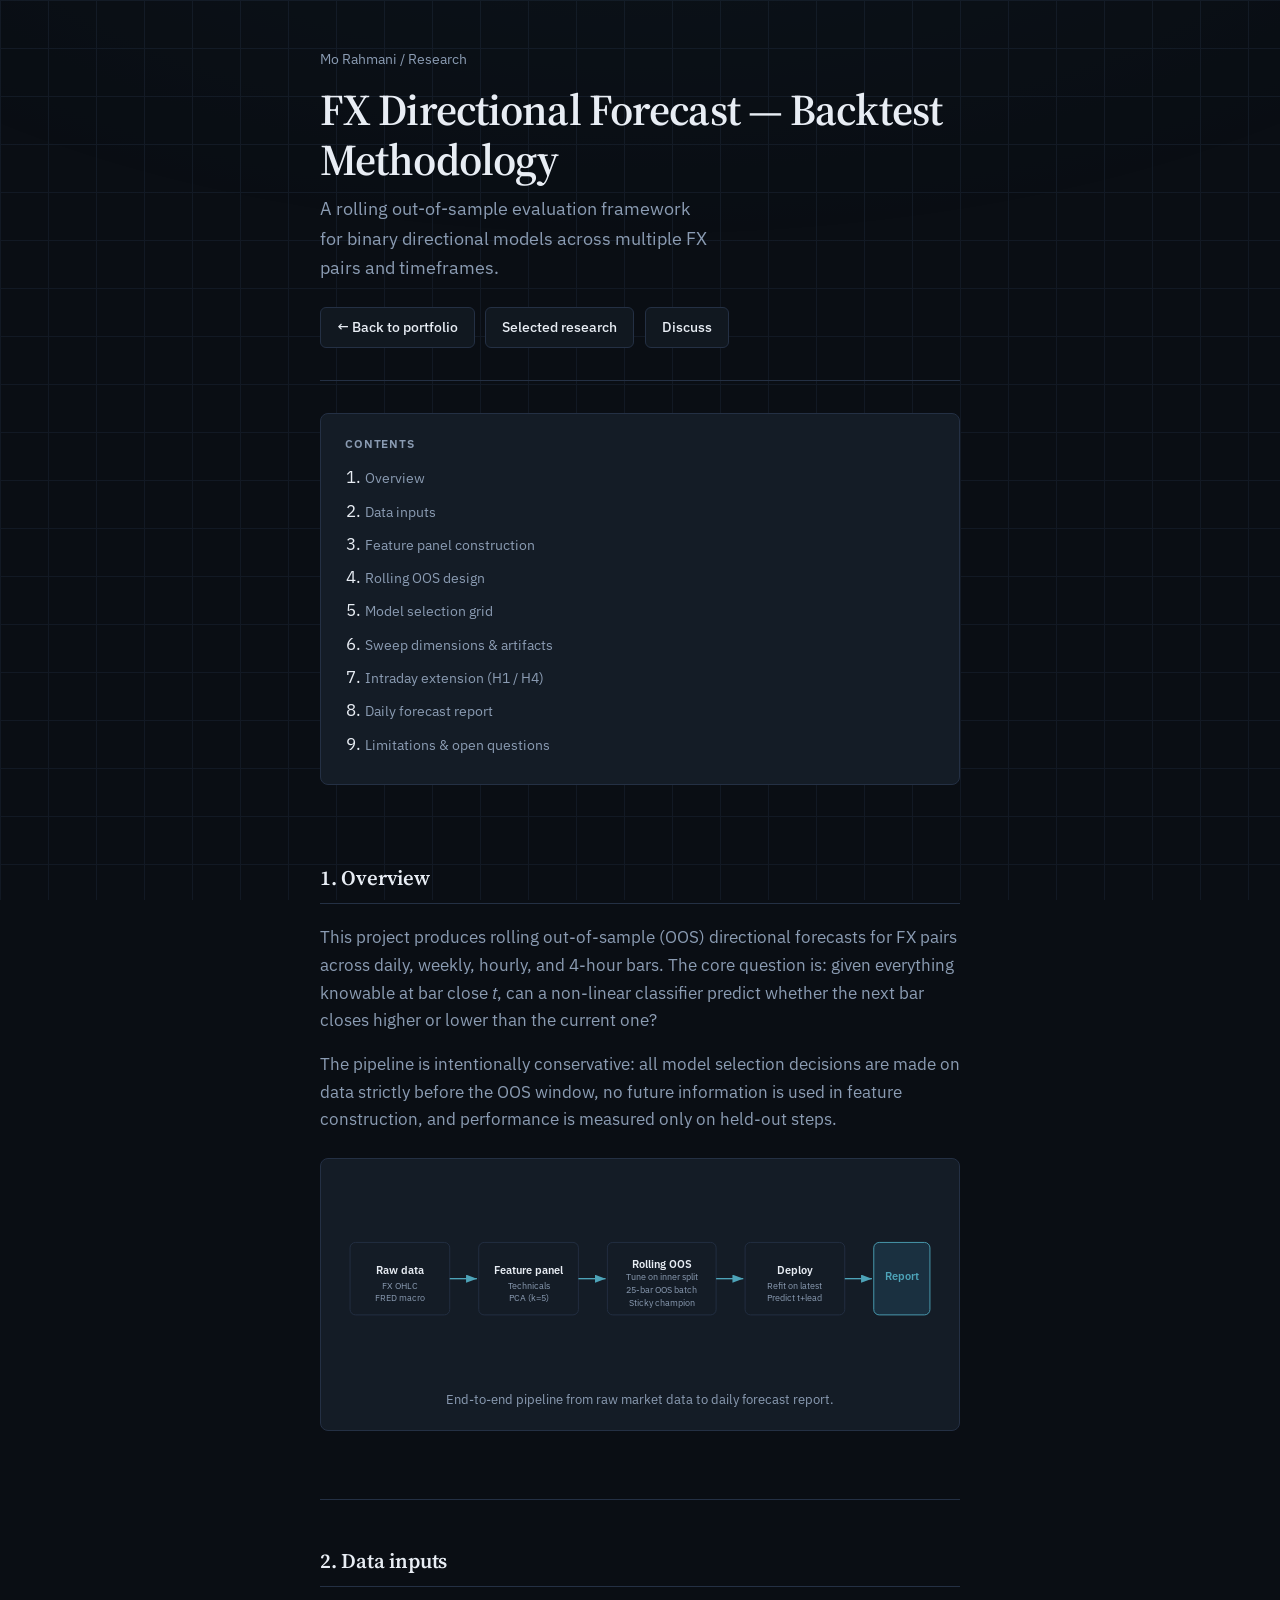
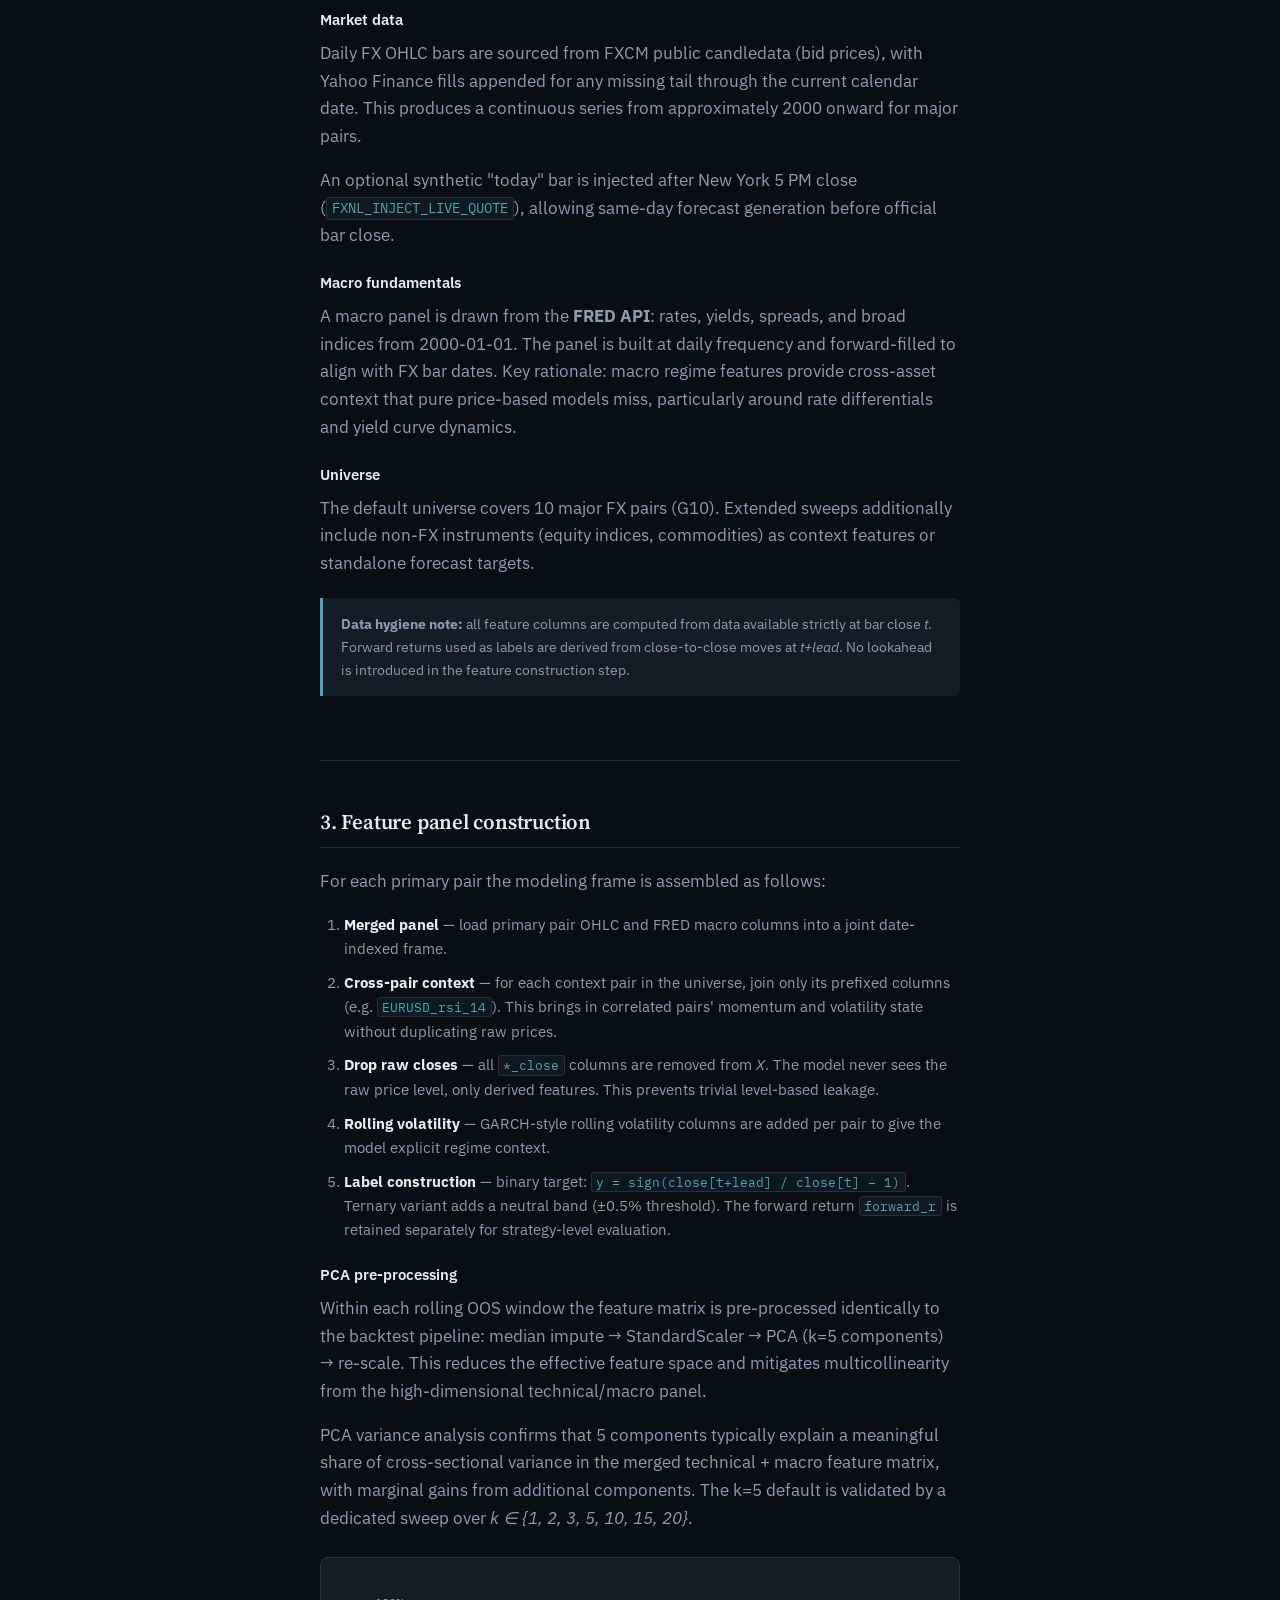
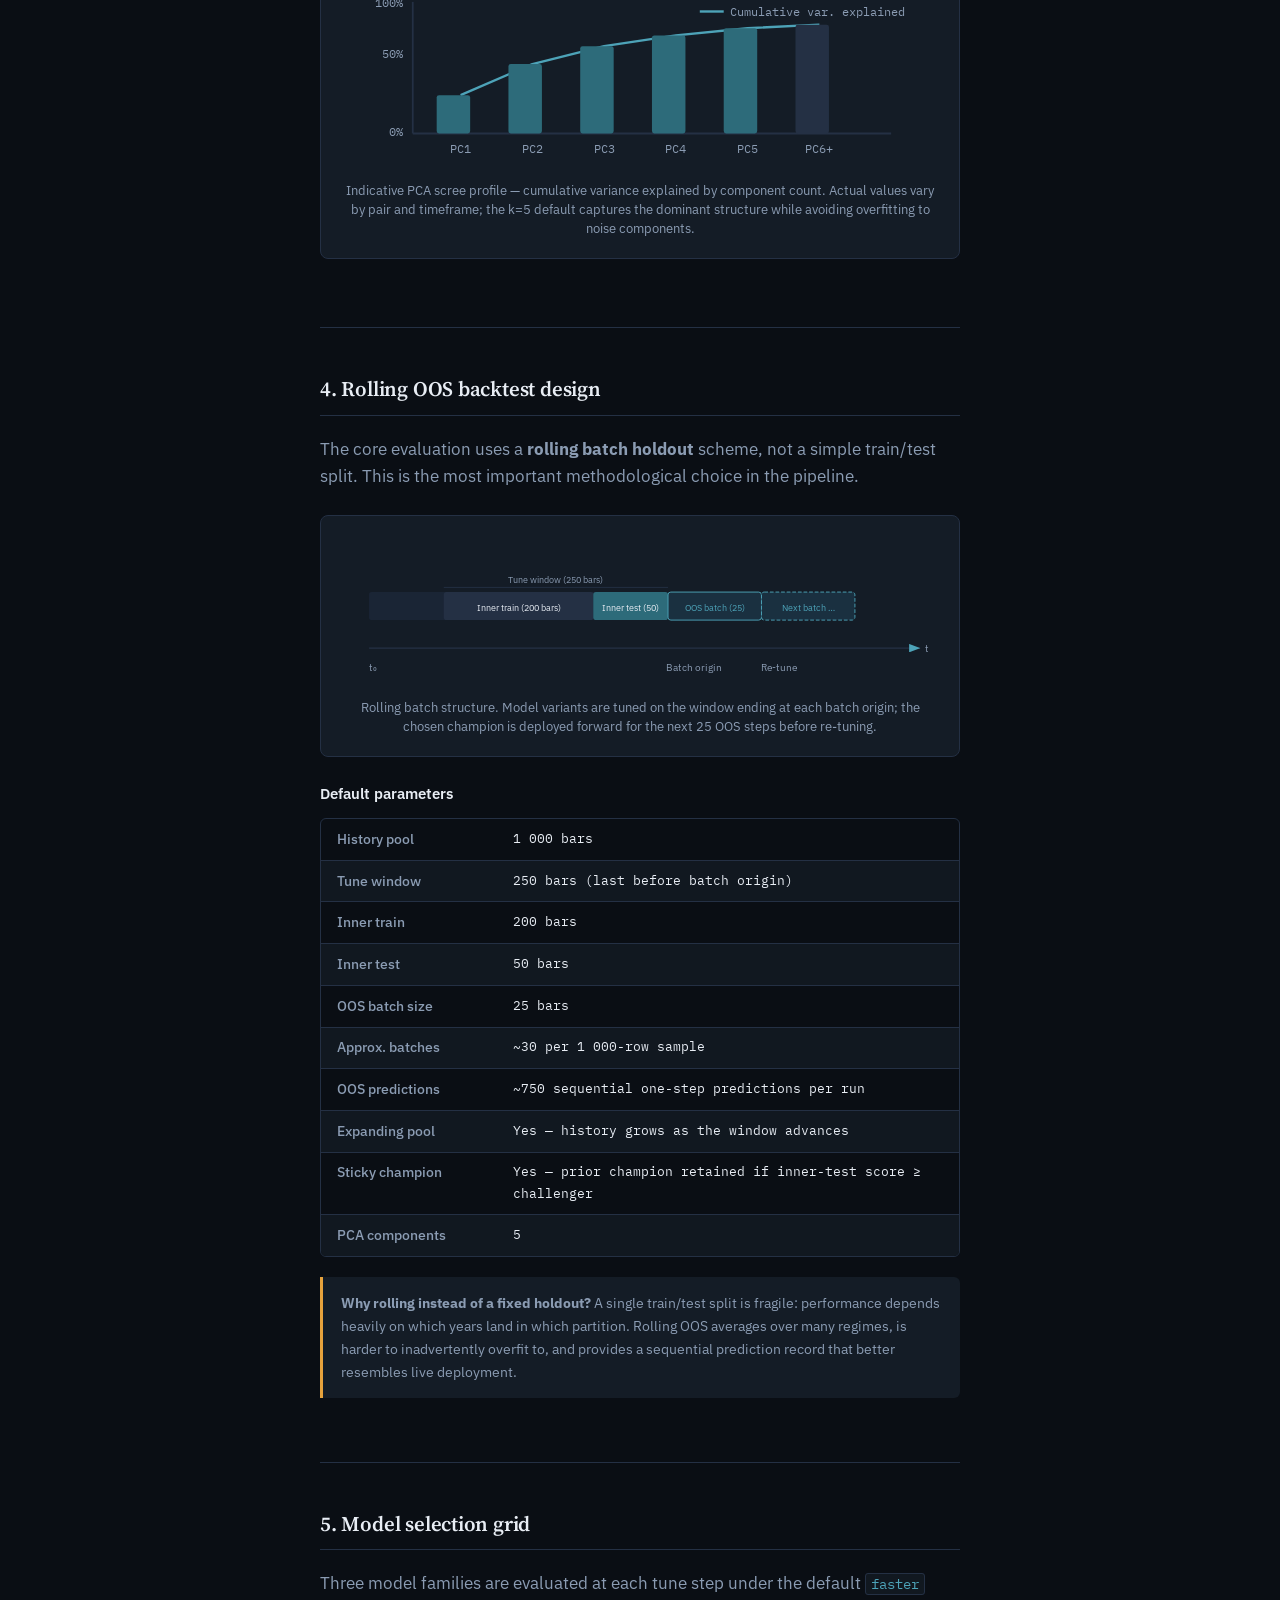
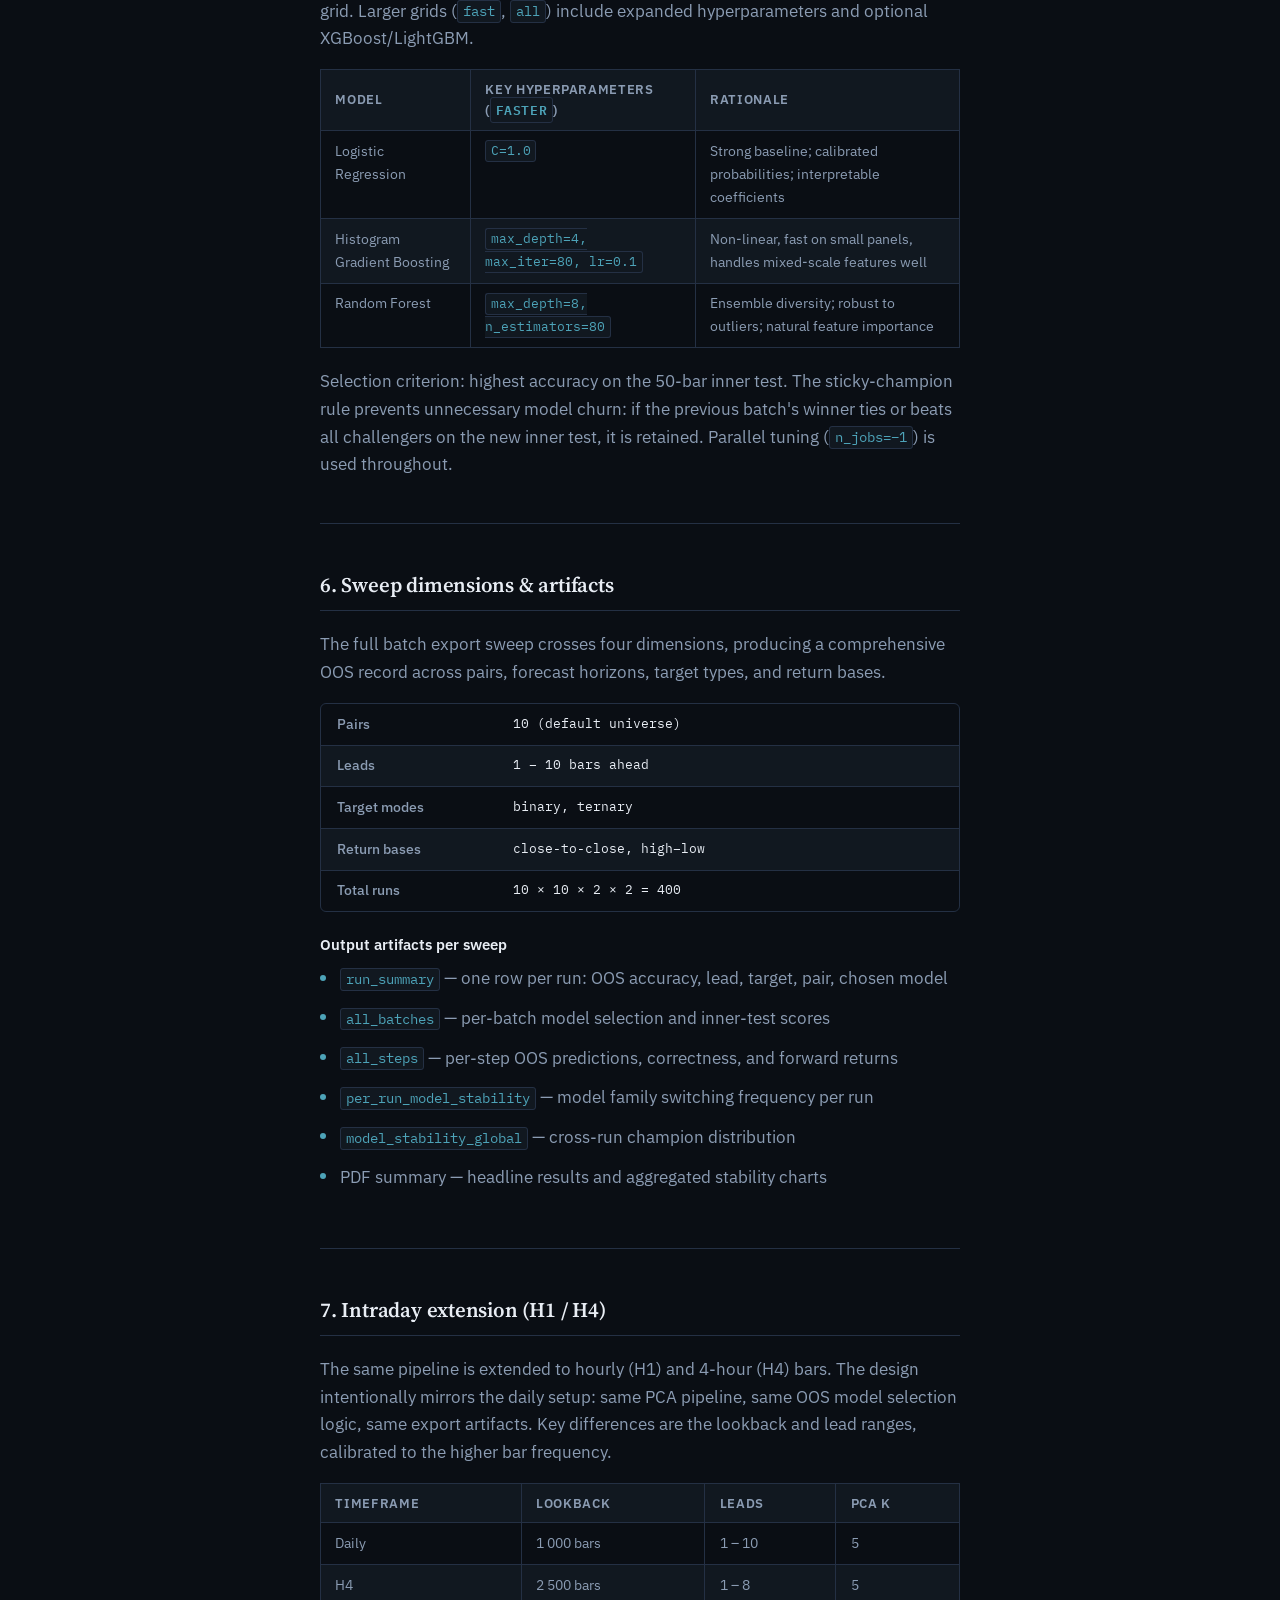
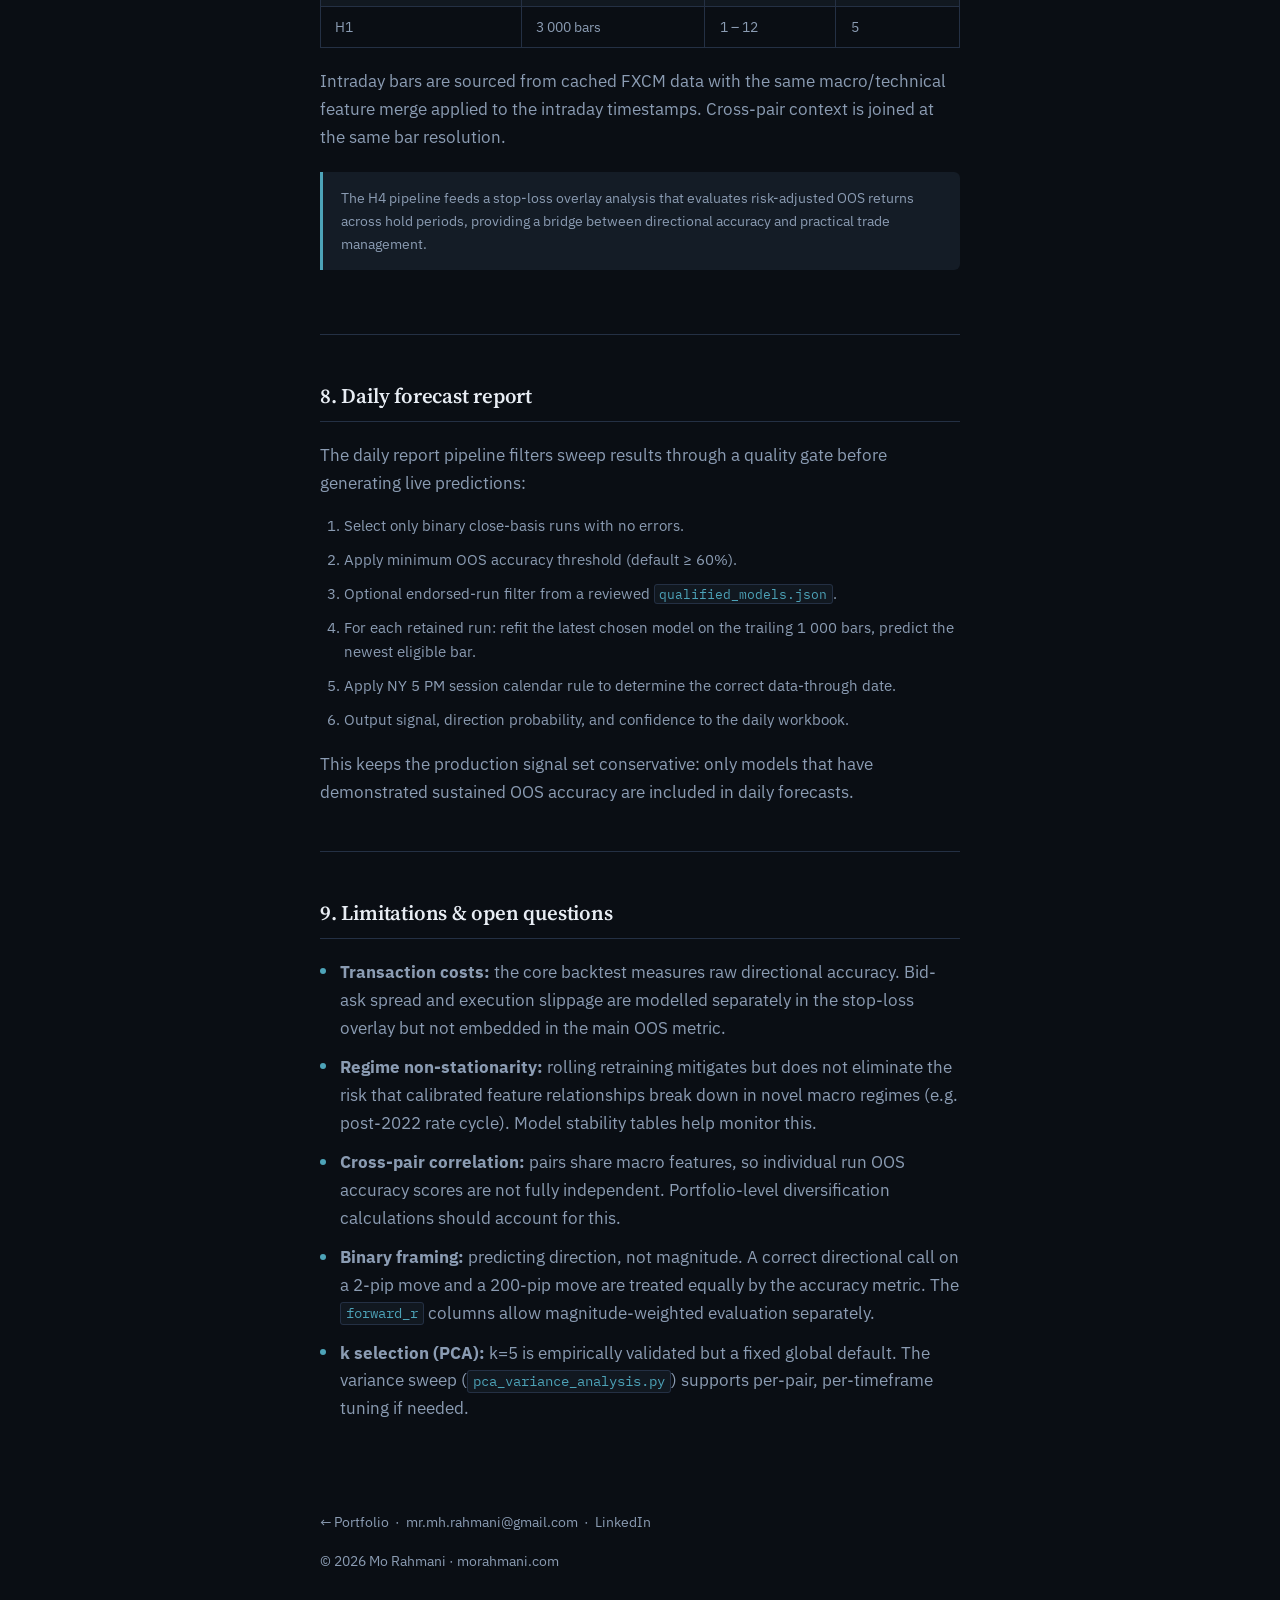
<file: website/research.html>
<!DOCTYPE html>
<html lang="en">
<head>
  <meta charset="UTF-8">
  <meta name="viewport" content="width=device-width, initial-scale=1.0">
  <meta name="description" content="Mo Rahmani — FX directional forecast backtest methodology: rolling OOS design, feature engineering, PCA pipeline, and intraday extension.">
  <title>Research — Mo Rahmani</title>
  <link rel="preconnect" href="https://fonts.googleapis.com">
  <link rel="preconnect" href="https://fonts.gstatic.com" crossorigin>
  <link href="https://fonts.googleapis.com/css2?family=IBM+Plex+Mono:wght@400;500&family=IBM+Plex+Sans:wght@400;500;600&family=Source+Serif+4:opsz,wght@8..60,400;600&display=swap" rel="stylesheet">
  <link rel="stylesheet" href="css/style.css">
  <link rel="stylesheet" href="css/research.css">
  <link rel="icon" href="data:image/svg+xml,<svg xmlns='http://www.w3.org/2000/svg' viewBox='0 0 100 100'><text y='.9em' font-size='90'>M</text></svg>">
</head>
<body>
  <div class="wrap">

    <header class="site-header research-header">
      <div class="breadcrumb"><a href="index.html">Mo Rahmani</a> / Research</div>
      <h1>FX Directional Forecast — Backtest Methodology</h1>
      <p class="tagline">
        A rolling out-of-sample evaluation framework for binary directional models
        across multiple FX pairs and timeframes.
      </p>
      <div class="links-row">
        <a class="btn" href="index.html">← Back to portfolio</a>
        <a class="btn" href="index.html#projects">Selected research</a>
        <a class="btn" href="mailto:mr.mh.rahmani@gmail.com">Discuss</a>
      </div>
    </header>

    <main class="research-body">

      <!-- Table of contents -->
      <nav class="toc" aria-label="Page contents">
        <p class="toc-title">Contents</p>
        <ol>
          <li><a href="#overview">Overview</a></li>
          <li><a href="#data">Data inputs</a></li>
          <li><a href="#features">Feature panel construction</a></li>
          <li><a href="#oos">Rolling OOS design</a></li>
          <li><a href="#models">Model selection grid</a></li>
          <li><a href="#sweep">Sweep dimensions &amp; artifacts</a></li>
          <li><a href="#intraday">Intraday extension (H1 / H4)</a></li>
          <li><a href="#report">Daily forecast report</a></li>
          <li><a href="#limits">Limitations &amp; open questions</a></li>
        </ol>
      </nav>

      <!-- 1 Overview -->
      <section id="overview">
        <h2>1. Overview</h2>
        <p>
          This project produces rolling out-of-sample (OOS) directional forecasts for FX
          pairs across daily, weekly, hourly, and 4-hour bars. The core question is:
          given everything knowable at bar close <em>t</em>, can a non-linear classifier
          predict whether the next bar closes higher or lower than the current one?
        </p>
        <p>
          The pipeline is intentionally conservative: all model selection decisions are
          made on data strictly before the OOS window, no future information is used in
          feature construction, and performance is measured only on held-out steps.
        </p>

        <!-- Pipeline diagram (SVG, no external dependencies) -->
        <figure class="diagram-wrap" aria-label="Pipeline flow diagram">
          <svg viewBox="0 0 660 220" xmlns="http://www.w3.org/2000/svg" class="pipeline-svg" role="img" aria-label="Five-stage pipeline: Raw data, Feature panel, Rolling OOS batches, Deploy champion, Report">
            <defs>
              <marker id="arr" markerWidth="8" markerHeight="6" refX="8" refY="3" orient="auto">
                <polygon points="0 0, 8 3, 0 6" fill="#4da3b8"/>
              </marker>
            </defs>
            <!-- Boxes -->
            <g font-family="IBM Plex Sans, sans-serif" font-size="12" fill="#e8edf4">
              <!-- box 1 -->
              <rect x="10" y="70" width="110" height="80" rx="6" fill="#141c26" stroke="#243044"/>
              <text x="65" y="105" text-anchor="middle" font-weight="600">Raw data</text>
              <text x="65" y="121" text-anchor="middle" fill="#8b9cb3" font-size="10">FX OHLC</text>
              <text x="65" y="135" text-anchor="middle" fill="#8b9cb3" font-size="10">FRED macro</text>
              <!-- box 2 -->
              <rect x="152" y="70" width="110" height="80" rx="6" fill="#141c26" stroke="#243044"/>
              <text x="207" y="105" text-anchor="middle" font-weight="600">Feature panel</text>
              <text x="207" y="121" text-anchor="middle" fill="#8b9cb3" font-size="10">Technicals</text>
              <text x="207" y="135" text-anchor="middle" fill="#8b9cb3" font-size="10">PCA (k=5)</text>
              <!-- box 3 -->
              <rect x="294" y="70" width="120" height="80" rx="6" fill="#141c26" stroke="#243044"/>
              <text x="354" y="98" text-anchor="middle" font-weight="600">Rolling OOS</text>
              <text x="354" y="112" text-anchor="middle" fill="#8b9cb3" font-size="10">Tune on inner split</text>
              <text x="354" y="126" text-anchor="middle" fill="#8b9cb3" font-size="10">25-bar OOS batch</text>
              <text x="354" y="140" text-anchor="middle" fill="#8b9cb3" font-size="10">Sticky champion</text>
              <!-- box 4 -->
              <rect x="446" y="70" width="110" height="80" rx="6" fill="#141c26" stroke="#243044"/>
              <text x="501" y="105" text-anchor="middle" font-weight="600">Deploy</text>
              <text x="501" y="121" text-anchor="middle" fill="#8b9cb3" font-size="10">Refit on latest</text>
              <text x="501" y="135" text-anchor="middle" fill="#8b9cb3" font-size="10">Predict t+lead</text>
              <!-- box 5 -->
              <rect x="588" y="70" width="62" height="80" rx="6" fill="#1a3040" stroke="#4da3b8"/>
              <text x="619" y="112" text-anchor="middle" font-weight="600" fill="#4da3b8">Report</text>
              <!-- Arrows -->
              <line x1="120" y1="110" x2="150" y2="110" stroke="#4da3b8" stroke-width="1.5" marker-end="url(#arr)"/>
              <line x1="262" y1="110" x2="292" y2="110" stroke="#4da3b8" stroke-width="1.5" marker-end="url(#arr)"/>
              <line x1="414" y1="110" x2="444" y2="110" stroke="#4da3b8" stroke-width="1.5" marker-end="url(#arr)"/>
              <line x1="556" y1="110" x2="586" y2="110" stroke="#4da3b8" stroke-width="1.5" marker-end="url(#arr)"/>
            </g>
          </svg>
          <figcaption>End-to-end pipeline from raw market data to daily forecast report.</figcaption>
        </figure>
      </section>

      <!-- 2 Data -->
      <section id="data">
        <h2>2. Data inputs</h2>

        <h3>Market data</h3>
        <p>
          Daily FX OHLC bars are sourced from FXCM public candledata (bid prices), with
          Yahoo Finance fills appended for any missing tail through the current calendar date.
          This produces a continuous series from approximately 2000 onward for major pairs.
        </p>
        <p>
          An optional synthetic "today" bar is injected after New York 5 PM close
          (<code>FXNL_INJECT_LIVE_QUOTE</code>), allowing same-day forecast generation
          before official bar close.
        </p>

        <h3>Macro fundamentals</h3>
        <p>
          A macro panel is drawn from the <strong>FRED API</strong>: rates, yields, spreads,
          and broad indices from 2000-01-01. The panel is built at daily frequency and
          forward-filled to align with FX bar dates. Key rationale: macro regime features
          provide cross-asset context that pure price-based models miss, particularly around
          rate differentials and yield curve dynamics.
        </p>

        <h3>Universe</h3>
        <p>
          The default universe covers 10 major FX pairs (G10). Extended sweeps additionally
          include non-FX instruments (equity indices, commodities) as context features or
          standalone forecast targets.
        </p>

        <div class="callout">
          <strong>Data hygiene note:</strong> all feature columns are computed from data
          available strictly at bar close <em>t</em>. Forward returns used as labels are
          derived from close-to-close moves at <em>t+lead</em>. No lookahead is introduced
          in the feature construction step.
        </div>
      </section>

      <!-- 3 Features -->
      <section id="features">
        <h2>3. Feature panel construction</h2>
        <p>
          For each primary pair the modeling frame is assembled as follows:
        </p>
        <ol class="method-steps">
          <li>
            <strong>Merged panel</strong> — load primary pair OHLC and FRED macro columns
            into a joint date-indexed frame.
          </li>
          <li>
            <strong>Cross-pair context</strong> — for each context pair in the universe,
            join only its prefixed columns (e.g. <code>EURUSD_rsi_14</code>). This brings
            in correlated pairs' momentum and volatility state without duplicating raw prices.
          </li>
          <li>
            <strong>Drop raw closes</strong> — all <code>*_close</code> columns are removed
            from <em>X</em>. The model never sees the raw price level, only derived features.
            This prevents trivial level-based leakage.
          </li>
          <li>
            <strong>Rolling volatility</strong> — GARCH-style rolling volatility columns
            are added per pair to give the model explicit regime context.
          </li>
          <li>
            <strong>Label construction</strong> — binary target:
            <code>y = sign(close[t+lead] / close[t] − 1)</code>. Ternary variant adds a
            neutral band (±0.5% threshold). The forward return <code>forward_r</code> is
            retained separately for strategy-level evaluation.
          </li>
        </ol>

        <h3>PCA pre-processing</h3>
        <p>
          Within each rolling OOS window the feature matrix is pre-processed identically to
          the backtest pipeline: median impute → StandardScaler → PCA (k=5 components) →
          re-scale. This reduces the effective feature space and mitigates multicollinearity
          from the high-dimensional technical/macro panel.
        </p>
        <p>
          PCA variance analysis confirms that 5 components typically explain a meaningful
          share of cross-sectional variance in the merged technical + macro feature matrix,
          with marginal gains from additional components. The k=5 default is validated by a
          dedicated sweep over <em>k ∈ {1, 2, 3, 5, 10, 15, 20}</em>.
        </p>

        <!-- PCA visual placeholder -->
        <figure class="diagram-wrap">
          <svg viewBox="0 0 500 160" xmlns="http://www.w3.org/2000/svg" class="pipeline-svg" aria-label="Stylized PCA scree chart">
            <g font-family="IBM Plex Mono, monospace" font-size="10" fill="#8b9cb3">
              <!-- axes -->
              <line x1="60" y1="20" x2="60" y2="130" stroke="#243044" stroke-width="1.5"/>
              <line x1="60" y1="130" x2="460" y2="130" stroke="#243044" stroke-width="1.5"/>
              <!-- y labels -->
              <text x="52" y="24" text-anchor="end">100%</text>
              <text x="52" y="67" text-anchor="end">50%</text>
              <text x="52" y="132" text-anchor="end">0%</text>
              <!-- x labels -->
              <text x="100" y="146" text-anchor="middle">PC1</text>
              <text x="160" y="146" text-anchor="middle">PC2</text>
              <text x="220" y="146" text-anchor="middle">PC3</text>
              <text x="280" y="146" text-anchor="middle">PC4</text>
              <text x="340" y="146" text-anchor="middle">PC5</text>
              <text x="400" y="146" text-anchor="middle">PC6+</text>
              <!-- cumulative line (indicative) -->
              <polyline points="100,98 160,72 220,57 280,48 340,42 400,39"
                fill="none" stroke="#4da3b8" stroke-width="2" stroke-linejoin="round"/>
              <!-- individual bars -->
              <rect x="80"  y="98" width="28" height="32" fill="#2d6b7a" rx="2"/>
              <rect x="140" y="72" width="28" height="58" fill="#2d6b7a" rx="2"/>
              <rect x="200" y="57" width="28" height="73" fill="#2d6b7a" rx="2"/>
              <rect x="260" y="48" width="28" height="82" fill="#2d6b7a" rx="2"/>
              <rect x="320" y="42" width="28" height="88" fill="#2d6b7a" rx="2"/>
              <rect x="380" y="39" width="28" height="91" fill="#243044" rx="2"/>
              <!-- legend -->
              <line x1="300" y1="28" x2="320" y2="28" stroke="#4da3b8" stroke-width="2"/>
              <text x="325" y="32" fill="#8b9cb3">Cumulative var. explained</text>
            </g>
          </svg>
          <figcaption>Indicative PCA scree profile — cumulative variance explained by component count.
            Actual values vary by pair and timeframe; the k=5 default captures the dominant
            structure while avoiding overfitting to noise components.
          </figcaption>
        </figure>
      </section>

      <!-- 4 Rolling OOS -->
      <section id="oos">
        <h2>4. Rolling OOS backtest design</h2>
        <p>
          The core evaluation uses a <strong>rolling batch holdout</strong> scheme, not
          a simple train/test split. This is the most important methodological choice in
          the pipeline.
        </p>

        <!-- Timeline diagram -->
        <figure class="diagram-wrap" aria-label="Rolling OOS timeline">
          <svg viewBox="0 0 640 160" xmlns="http://www.w3.org/2000/svg" class="pipeline-svg">
            <defs>
              <marker id="arr2" markerWidth="8" markerHeight="6" refX="8" refY="3" orient="auto">
                <polygon points="0 0, 8 3, 0 6" fill="#4da3b8"/>
              </marker>
            </defs>
            <g font-family="IBM Plex Sans, sans-serif" font-size="11" fill="#8b9cb3">
              <!-- time axis -->
              <line x1="30" y1="120" x2="620" y2="120" stroke="#243044" stroke-width="1.5" marker-end="url(#arr2)"/>
              <text x="625" y="124">t</text>

              <!-- expanding pool (grey) -->
              <rect x="30" y="60" width="320" height="30" fill="#1a2535" rx="3"/>
              <text x="180" y="80" text-anchor="middle" fill="#8b9cb3">Expanding history pool</text>

              <!-- inner train -->
              <rect x="110" y="60" width="160" height="30" fill="#243044" rx="3"/>
              <text x="190" y="80" text-anchor="middle" fill="#e8edf4" font-size="10">Inner train (200 bars)</text>

              <!-- inner test -->
              <rect x="270" y="60" width="80" height="30" fill="#2d6b7a" rx="3"/>
              <text x="310" y="80" text-anchor="middle" fill="#e8edf4" font-size="10">Inner test (50)</text>

              <!-- oos batch 1 -->
              <rect x="350" y="60" width="100" height="30" fill="#1a3040" stroke="#4da3b8" stroke-width="1" rx="3"/>
              <text x="400" y="80" text-anchor="middle" fill="#4da3b8" font-size="10">OOS batch (25)</text>

              <!-- oos batch 2 -->
              <rect x="450" y="60" width="100" height="30" fill="#1a3040" stroke="#4da3b8" stroke-width="1" rx="3" stroke-dasharray="4 2"/>
              <text x="500" y="80" text-anchor="middle" fill="#4da3b8" font-size="10">Next batch …</text>

              <!-- labels -->
              <text x="30"  y="145">t₀</text>
              <text x="348" y="145">Batch origin</text>
              <text x="449" y="145">Re-tune</text>

              <!-- bracket for inner -->
              <line x1="110" y1="55" x2="350" y2="55" stroke="#243044" stroke-width="1"/>
              <text x="230" y="50" text-anchor="middle" fill="#8b9cb3" font-size="10">Tune window (250 bars)</text>
            </g>
          </svg>
          <figcaption>Rolling batch structure. Model variants are tuned on the window ending at each batch
            origin; the chosen champion is deployed forward for the next 25 OOS steps before re-tuning.
          </figcaption>
        </figure>

        <h3>Default parameters</h3>
        <div class="param-grid">
          <div class="param-row"><span class="param-name">History pool</span><span class="param-val">1 000 bars</span></div>
          <div class="param-row"><span class="param-name">Tune window</span><span class="param-val">250 bars (last before batch origin)</span></div>
          <div class="param-row"><span class="param-name">Inner train</span><span class="param-val">200 bars</span></div>
          <div class="param-row"><span class="param-name">Inner test</span><span class="param-val">50 bars</span></div>
          <div class="param-row"><span class="param-name">OOS batch size</span><span class="param-val">25 bars</span></div>
          <div class="param-row"><span class="param-name">Approx. batches</span><span class="param-val">~30 per 1 000-row sample</span></div>
          <div class="param-row"><span class="param-name">OOS predictions</span><span class="param-val">~750 sequential one-step predictions per run</span></div>
          <div class="param-row"><span class="param-name">Expanding pool</span><span class="param-val">Yes — history grows as the window advances</span></div>
          <div class="param-row"><span class="param-name">Sticky champion</span><span class="param-val">Yes — prior champion retained if inner-test score ≥ challenger</span></div>
          <div class="param-row"><span class="param-name">PCA components</span><span class="param-val">5</span></div>
        </div>

        <div class="callout callout-warn">
          <strong>Why rolling instead of a fixed holdout?</strong> A single train/test split
          is fragile: performance depends heavily on which years land in which partition.
          Rolling OOS averages over many regimes, is harder to inadvertently overfit to,
          and provides a sequential prediction record that better resembles live deployment.
        </div>
      </section>

      <!-- 5 Models -->
      <section id="models">
        <h2>5. Model selection grid</h2>
        <p>
          Three model families are evaluated at each tune step under the default
          <code>faster</code> grid. Larger grids (<code>fast</code>, <code>all</code>)
          include expanded hyperparameters and optional XGBoost/LightGBM.
        </p>
        <div class="model-table-wrap">
          <table class="model-table">
            <thead>
              <tr><th>Model</th><th>Key hyperparameters (<code>faster</code>)</th><th>Rationale</th></tr>
            </thead>
            <tbody>
              <tr>
                <td>Logistic Regression</td>
                <td><code>C=1.0</code></td>
                <td>Strong baseline; calibrated probabilities; interpretable coefficients</td>
              </tr>
              <tr>
                <td>Histogram Gradient Boosting</td>
                <td><code>max_depth=4, max_iter=80, lr=0.1</code></td>
                <td>Non-linear, fast on small panels, handles mixed-scale features well</td>
              </tr>
              <tr>
                <td>Random Forest</td>
                <td><code>max_depth=8, n_estimators=80</code></td>
                <td>Ensemble diversity; robust to outliers; natural feature importance</td>
              </tr>
            </tbody>
          </table>
        </div>
        <p>
          Selection criterion: highest accuracy on the 50-bar inner test.
          The sticky-champion rule prevents unnecessary model churn: if the previous
          batch's winner ties or beats all challengers on the new inner test, it is retained.
          Parallel tuning (<code>n_jobs=−1</code>) is used throughout.
        </p>
      </section>

      <!-- 6 Sweep -->
      <section id="sweep">
        <h2>6. Sweep dimensions &amp; artifacts</h2>
        <p>
          The full batch export sweep crosses four dimensions, producing a comprehensive
          OOS record across pairs, forecast horizons, target types, and return bases.
        </p>
        <div class="param-grid">
          <div class="param-row"><span class="param-name">Pairs</span><span class="param-val">10 (default universe)</span></div>
          <div class="param-row"><span class="param-name">Leads</span><span class="param-val">1 – 10 bars ahead</span></div>
          <div class="param-row"><span class="param-name">Target modes</span><span class="param-val">binary, ternary</span></div>
          <div class="param-row"><span class="param-name">Return bases</span><span class="param-val">close-to-close, high–low</span></div>
          <div class="param-row"><span class="param-name">Total runs</span><span class="param-val">10 × 10 × 2 × 2 = 400</span></div>
        </div>
        <h3>Output artifacts per sweep</h3>
        <ul class="principles">
          <li><code>run_summary</code> — one row per run: OOS accuracy, lead, target, pair, chosen model</li>
          <li><code>all_batches</code> — per-batch model selection and inner-test scores</li>
          <li><code>all_steps</code> — per-step OOS predictions, correctness, and forward returns</li>
          <li><code>per_run_model_stability</code> — model family switching frequency per run</li>
          <li><code>model_stability_global</code> — cross-run champion distribution</li>
          <li>PDF summary — headline results and aggregated stability charts</li>
        </ul>
      </section>

      <!-- 7 Intraday -->
      <section id="intraday">
        <h2>7. Intraday extension (H1 / H4)</h2>
        <p>
          The same pipeline is extended to hourly (H1) and 4-hour (H4) bars. The design
          intentionally mirrors the daily setup: same PCA pipeline, same OOS model selection
          logic, same export artifacts. Key differences are the lookback and lead ranges,
          calibrated to the higher bar frequency.
        </p>
        <div class="model-table-wrap">
          <table class="model-table">
            <thead>
              <tr><th>Timeframe</th><th>Lookback</th><th>Leads</th><th>PCA k</th></tr>
            </thead>
            <tbody>
              <tr><td>Daily</td><td>1 000 bars</td><td>1 – 10</td><td>5</td></tr>
              <tr><td>H4</td><td>2 500 bars</td><td>1 – 8</td><td>5</td></tr>
              <tr><td>H1</td><td>3 000 bars</td><td>1 – 12</td><td>5</td></tr>
            </tbody>
          </table>
        </div>
        <p>
          Intraday bars are sourced from cached FXCM data with the same macro/technical
          feature merge applied to the intraday timestamps. Cross-pair context is joined
          at the same bar resolution.
        </p>
        <div class="callout">
          The H4 pipeline feeds a stop-loss overlay analysis that evaluates
          risk-adjusted OOS returns across hold periods, providing a bridge between
          directional accuracy and practical trade management.
        </div>
      </section>

      <!-- 8 Report -->
      <section id="report">
        <h2>8. Daily forecast report</h2>
        <p>
          The daily report pipeline filters sweep results through a quality gate before
          generating live predictions:
        </p>
        <ol class="method-steps">
          <li>Select only binary close-basis runs with no errors.</li>
          <li>Apply minimum OOS accuracy threshold (default ≥ 60%).</li>
          <li>Optional endorsed-run filter from a reviewed <code>qualified_models.json</code>.</li>
          <li>For each retained run: refit the latest chosen model on the trailing 1 000 bars,
              predict the newest eligible bar.</li>
          <li>Apply NY 5 PM session calendar rule to determine the correct data-through date.</li>
          <li>Output signal, direction probability, and confidence to the daily workbook.</li>
        </ol>
        <p>
          This keeps the production signal set conservative: only models that have demonstrated
          sustained OOS accuracy are included in daily forecasts.
        </p>
      </section>

      <!-- 9 Limitations -->
      <section id="limits">
        <h2>9. Limitations &amp; open questions</h2>
        <ul class="principles">
          <li>
            <strong>Transaction costs:</strong> the core backtest measures raw directional accuracy.
            Bid-ask spread and execution slippage are modelled separately in the stop-loss
            overlay but not embedded in the main OOS metric.
          </li>
          <li>
            <strong>Regime non-stationarity:</strong> rolling retraining mitigates but does not
            eliminate the risk that calibrated feature relationships break down in novel macro regimes
            (e.g. post-2022 rate cycle). Model stability tables help monitor this.
          </li>
          <li>
            <strong>Cross-pair correlation:</strong> pairs share macro features, so individual
            run OOS accuracy scores are not fully independent. Portfolio-level diversification
            calculations should account for this.
          </li>
          <li>
            <strong>Binary framing:</strong> predicting direction, not magnitude. A correct
            directional call on a 2-pip move and a 200-pip move are treated equally by the
            accuracy metric. The <code>forward_r</code> columns allow magnitude-weighted
            evaluation separately.
          </li>
          <li>
            <strong>k selection (PCA):</strong> k=5 is empirically validated but a fixed
            global default. The variance sweep (<code>pca_variance_analysis.py</code>) supports
            per-pair, per-timeframe tuning if needed.
          </li>
        </ul>
      </section>

    </main>

    <footer class="site-footer">
      <p>
        <a href="index.html">← Portfolio</a> &nbsp;·&nbsp;
        <a href="mailto:mr.mh.rahmani@gmail.com">mr.mh.rahmani@gmail.com</a> &nbsp;·&nbsp;
        <a href="https://linkedin.com/in/mo-rahmani-cfa-ma-ms" target="_blank" rel="noopener noreferrer">LinkedIn</a>
      </p>
      <p>&copy; <span id="year"></span> Mo Rahmani · <a href="https://morahmani.com">morahmani.com</a></p>
    </footer>

  </div>

  <script>document.getElementById("year").textContent = new Date().getFullYear();</script>
</body>
</html>
</file>
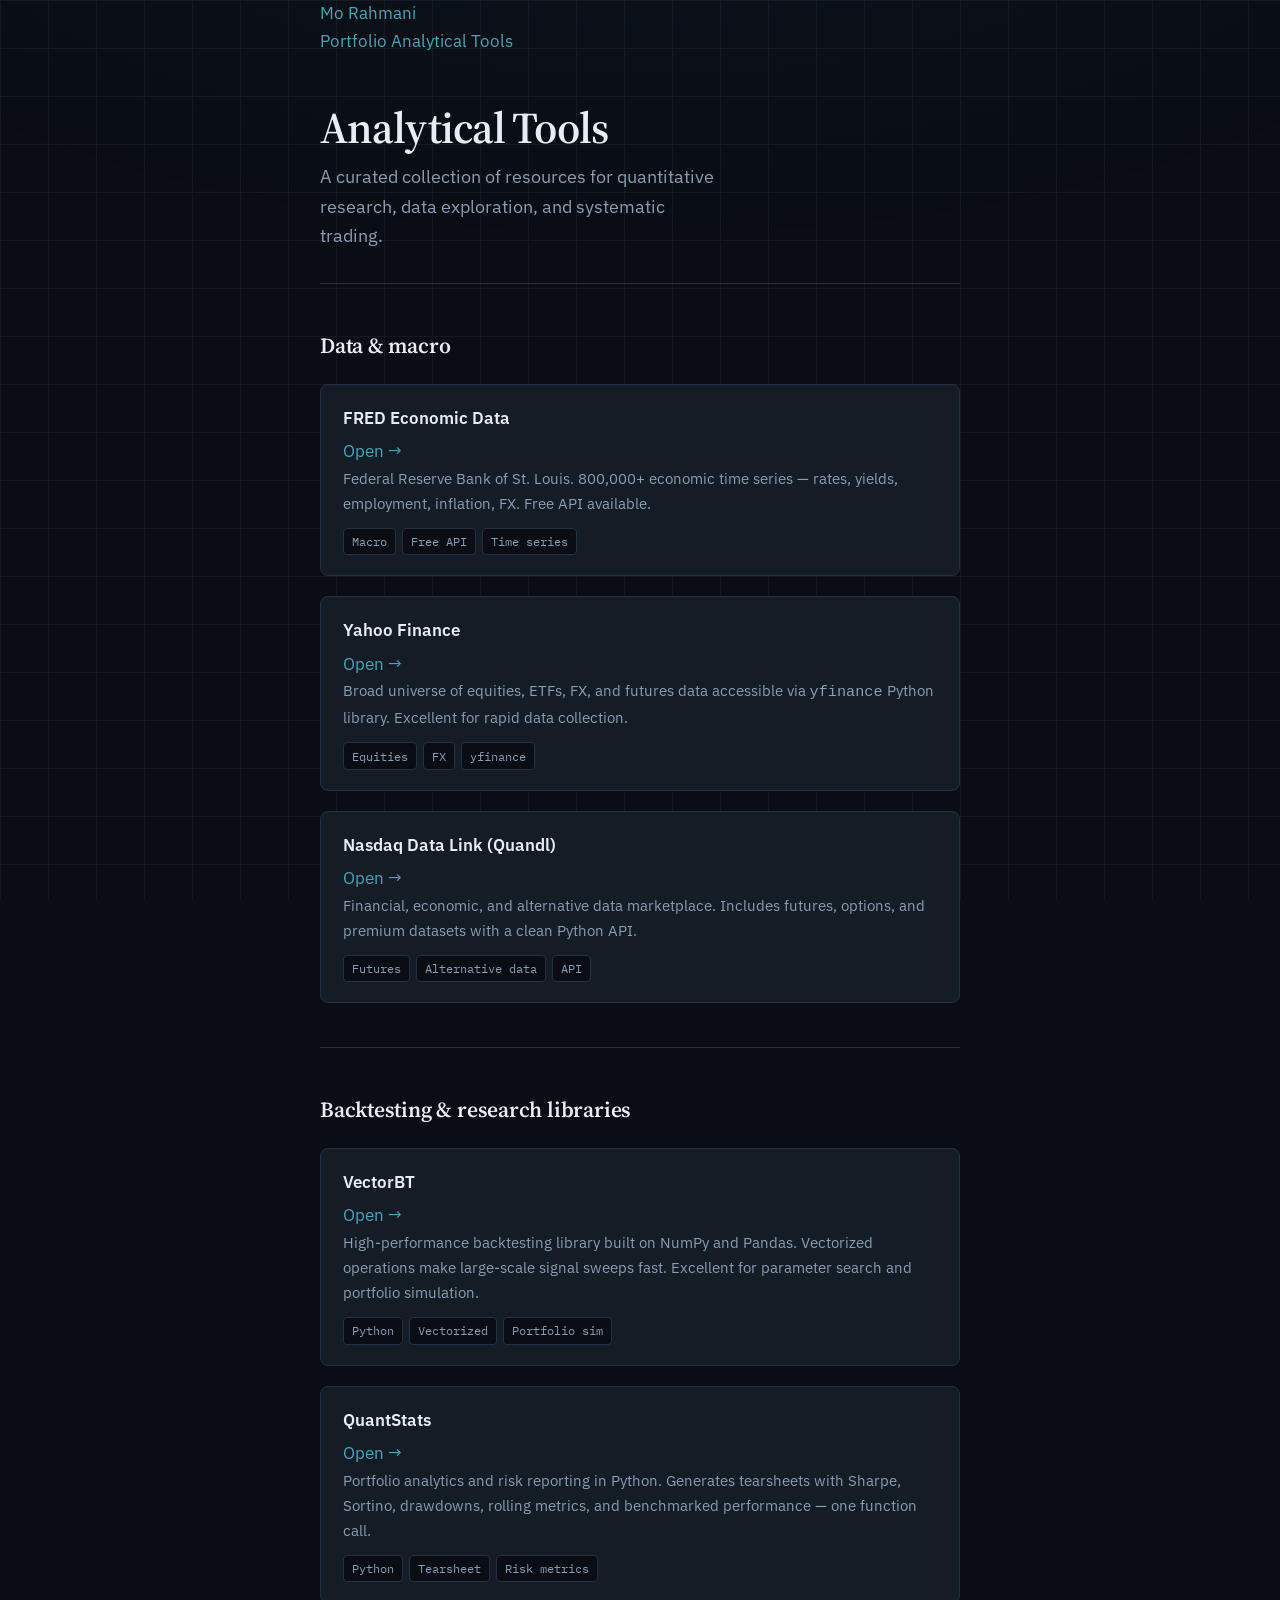
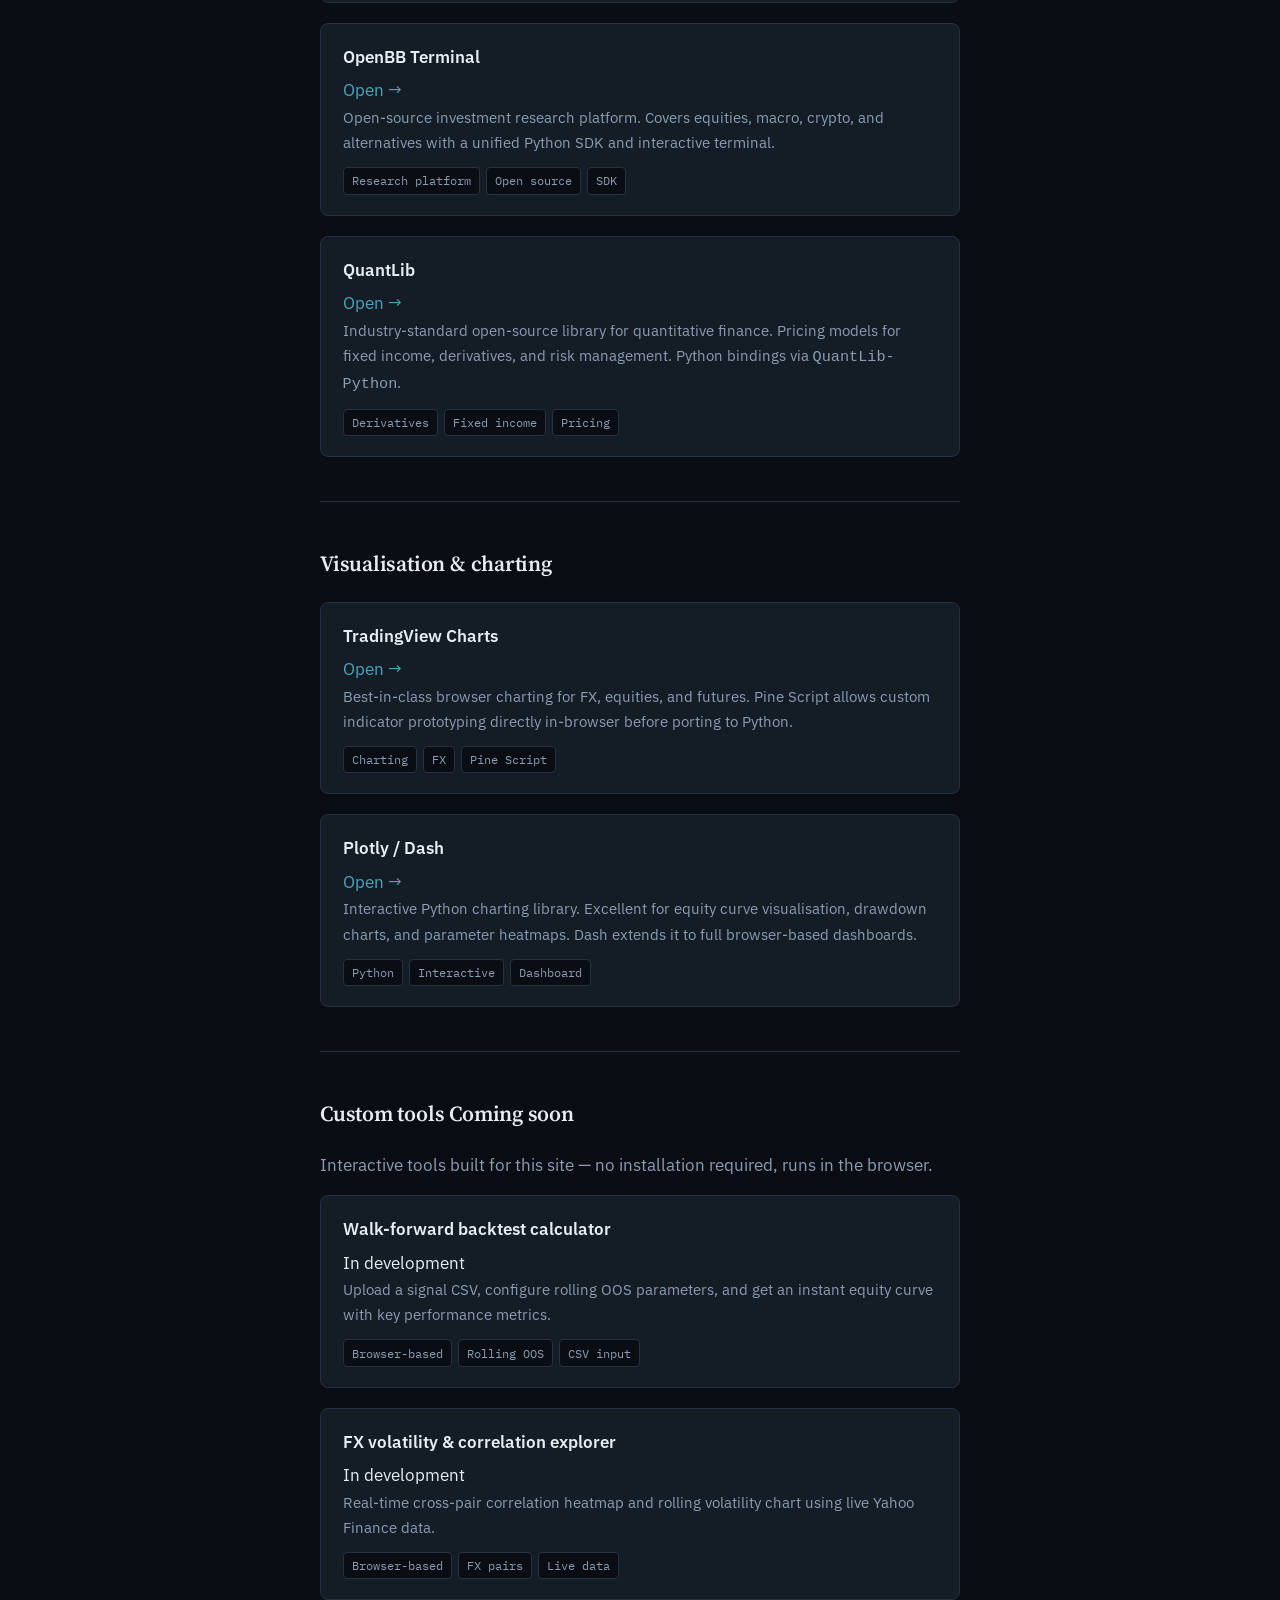
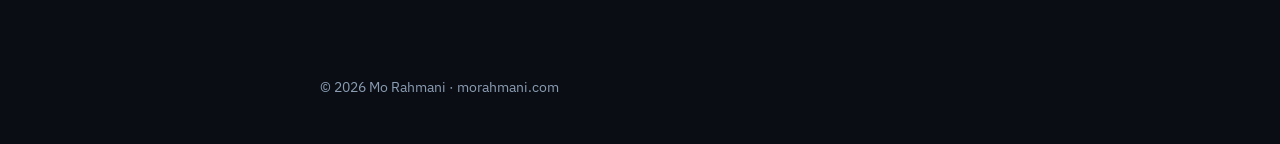
<file: website/tools.html>
<!DOCTYPE html>
<html lang="en">
<head>
  <meta charset="UTF-8">
  <meta name="viewport" content="width=device-width, initial-scale=1.0">
  <meta name="description" content="Mo Rahmani — analytical tools and resources for quantitative research, backtesting, and financial data.">
  <title>Analytical Tools — Mo Rahmani</title>
  <link rel="preconnect" href="https://fonts.googleapis.com">
  <link rel="preconnect" href="https://fonts.gstatic.com" crossorigin>
  <link href="https://fonts.googleapis.com/css2?family=IBM+Plex+Mono:wght@400;500&family=IBM+Plex+Sans:wght@400;500;600&family=Source+Serif+4:opsz,wght@8..60,600&display=swap" rel="stylesheet">
  <link rel="stylesheet" href="css/style.css">
  <link rel="icon" href="data:image/svg+xml,<svg xmlns='http://www.w3.org/2000/svg' viewBox='0 0 100 100'><text y='.9em' font-size='90'>M</text></svg>">
</head>
<body>
  <nav class="site-nav" aria-label="Site navigation">
    <div class="wrap nav-inner">
      <a class="nav-logo" href="index.html">Mo Rahmani</a>
      <div class="nav-links">
        <a href="index.html" class="nav-link">Portfolio</a>
        <a href="tools.html" class="nav-link active">Analytical Tools</a>
      </div>
    </div>
  </nav>

  <div class="wrap">
    <header class="site-header">
      <h1>Analytical Tools</h1>
      <p class="tagline">
        A curated collection of resources for quantitative research, data exploration, and systematic trading.
      </p>
    </header>

    <main>

      <!-- Data & Macro -->
      <section id="data">
        <h2>Data &amp; macro</h2>
        <div class="projects">

          <article class="project-card tool-card">
            <div class="tool-header">
              <h3>FRED Economic Data</h3>
              <a class="tool-link" href="https://fred.stlouisfed.org" target="_blank" rel="noopener noreferrer">Open →</a>
            </div>
            <p>Federal Reserve Bank of St. Louis. 800,000+ economic time series — rates, yields, employment, inflation, FX. Free API available.</p>
            <div class="tags">
              <span class="tag">Macro</span>
              <span class="tag">Free API</span>
              <span class="tag">Time series</span>
            </div>
          </article>

          <article class="project-card tool-card">
            <div class="tool-header">
              <h3>Yahoo Finance</h3>
              <a class="tool-link" href="https://finance.yahoo.com" target="_blank" rel="noopener noreferrer">Open →</a>
            </div>
            <p>Broad universe of equities, ETFs, FX, and futures data accessible via <code>yfinance</code> Python library. Excellent for rapid data collection.</p>
            <div class="tags">
              <span class="tag">Equities</span>
              <span class="tag">FX</span>
              <span class="tag">yfinance</span>
            </div>
          </article>

          <article class="project-card tool-card">
            <div class="tool-header">
              <h3>Nasdaq Data Link (Quandl)</h3>
              <a class="tool-link" href="https://data.nasdaq.com" target="_blank" rel="noopener noreferrer">Open →</a>
            </div>
            <p>Financial, economic, and alternative data marketplace. Includes futures, options, and premium datasets with a clean Python API.</p>
            <div class="tags">
              <span class="tag">Futures</span>
              <span class="tag">Alternative data</span>
              <span class="tag">API</span>
            </div>
          </article>

        </div>
      </section>

      <!-- Backtesting & Research -->
      <section id="backtesting">
        <h2>Backtesting &amp; research libraries</h2>
        <div class="projects">

          <article class="project-card tool-card">
            <div class="tool-header">
              <h3>VectorBT</h3>
              <a class="tool-link" href="https://vectorbt.dev" target="_blank" rel="noopener noreferrer">Open →</a>
            </div>
            <p>High-performance backtesting library built on NumPy and Pandas. Vectorized operations make large-scale signal sweeps fast. Excellent for parameter search and portfolio simulation.</p>
            <div class="tags">
              <span class="tag">Python</span>
              <span class="tag">Vectorized</span>
              <span class="tag">Portfolio sim</span>
            </div>
          </article>

          <article class="project-card tool-card">
            <div class="tool-header">
              <h3>QuantStats</h3>
              <a class="tool-link" href="https://github.com/ranaroussi/quantstats" target="_blank" rel="noopener noreferrer">Open →</a>
            </div>
            <p>Portfolio analytics and risk reporting in Python. Generates tearsheets with Sharpe, Sortino, drawdowns, rolling metrics, and benchmarked performance — one function call.</p>
            <div class="tags">
              <span class="tag">Python</span>
              <span class="tag">Tearsheet</span>
              <span class="tag">Risk metrics</span>
            </div>
          </article>

          <article class="project-card tool-card">
            <div class="tool-header">
              <h3>OpenBB Terminal</h3>
              <a class="tool-link" href="https://openbb.co" target="_blank" rel="noopener noreferrer">Open →</a>
            </div>
            <p>Open-source investment research platform. Covers equities, macro, crypto, and alternatives with a unified Python SDK and interactive terminal.</p>
            <div class="tags">
              <span class="tag">Research platform</span>
              <span class="tag">Open source</span>
              <span class="tag">SDK</span>
            </div>
          </article>

          <article class="project-card tool-card">
            <div class="tool-header">
              <h3>QuantLib</h3>
              <a class="tool-link" href="https://www.quantlib.org" target="_blank" rel="noopener noreferrer">Open →</a>
            </div>
            <p>Industry-standard open-source library for quantitative finance. Pricing models for fixed income, derivatives, and risk management. Python bindings via <code>QuantLib-Python</code>.</p>
            <div class="tags">
              <span class="tag">Derivatives</span>
              <span class="tag">Fixed income</span>
              <span class="tag">Pricing</span>
            </div>
          </article>

        </div>
      </section>

      <!-- Visualisation & Charting -->
      <section id="viz">
        <h2>Visualisation &amp; charting</h2>
        <div class="projects">

          <article class="project-card tool-card">
            <div class="tool-header">
              <h3>TradingView Charts</h3>
              <a class="tool-link" href="https://www.tradingview.com" target="_blank" rel="noopener noreferrer">Open →</a>
            </div>
            <p>Best-in-class browser charting for FX, equities, and futures. Pine Script allows custom indicator prototyping directly in-browser before porting to Python.</p>
            <div class="tags">
              <span class="tag">Charting</span>
              <span class="tag">FX</span>
              <span class="tag">Pine Script</span>
            </div>
          </article>

          <article class="project-card tool-card">
            <div class="tool-header">
              <h3>Plotly / Dash</h3>
              <a class="tool-link" href="https://plotly.com/python" target="_blank" rel="noopener noreferrer">Open →</a>
            </div>
            <p>Interactive Python charting library. Excellent for equity curve visualisation, drawdown charts, and parameter heatmaps. Dash extends it to full browser-based dashboards.</p>
            <div class="tags">
              <span class="tag">Python</span>
              <span class="tag">Interactive</span>
              <span class="tag">Dashboard</span>
            </div>
          </article>

        </div>
      </section>

      <!-- Coming soon -->
      <section id="custom">
        <h2>Custom tools <span class="badge-coming">Coming soon</span></h2>
        <p>
          Interactive tools built for this site — no installation required, runs in the browser.
        </p>
        <div class="projects">

          <article class="project-card tool-card tool-card-soon">
            <div class="tool-header">
              <h3>Walk-forward backtest calculator</h3>
              <span class="soon-label">In development</span>
            </div>
            <p>Upload a signal CSV, configure rolling OOS parameters, and get an instant equity curve with key performance metrics.</p>
            <div class="tags">
              <span class="tag">Browser-based</span>
              <span class="tag">Rolling OOS</span>
              <span class="tag">CSV input</span>
            </div>
          </article>

          <article class="project-card tool-card tool-card-soon">
            <div class="tool-header">
              <h3>FX volatility &amp; correlation explorer</h3>
              <span class="soon-label">In development</span>
            </div>
            <p>Real-time cross-pair correlation heatmap and rolling volatility chart using live Yahoo Finance data.</p>
            <div class="tags">
              <span class="tag">Browser-based</span>
              <span class="tag">FX pairs</span>
              <span class="tag">Live data</span>
            </div>
          </article>

        </div>
      </section>

    </main>

    <footer class="site-footer">
      <p>&copy; <span id="year"></span> Mo Rahmani · <a href="https://morahmani.com">morahmani.com</a></p>
    </footer>
  </div>

  <script>document.getElementById("year").textContent = new Date().getFullYear();</script>
</body>
</html>
</file>
<file: css/style.css>
/* morahmani.com — quantitative research portfolio */

:root {
  --bg: #0a0e14;
  --bg-elevated: #111820;
  --bg-card: #141c26;
  --border: #243044;
  --text: #e8edf4;
  --text-muted: #8b9cb3;
  --accent: #4da3b8;
  --accent-dim: #2d6b7a;
  --accent-glow: rgba(77, 163, 184, 0.12);
  --serif: "Source Serif 4", Georgia, "Times New Roman", serif;
  --sans: "IBM Plex Sans", system-ui, -apple-system, sans-serif;
  --mono: "IBM Plex Mono", ui-monospace, monospace;
  --max-width: 720px;
  --page-padding: clamp(1.25rem, 4vw, 2.5rem);
}

*,
*::before,
*::after {
  box-sizing: border-box;
}

html {
  scroll-behavior: smooth;
}

body {
  margin: 0;
  font-family: var(--sans);
  font-size: 1.05rem;
  line-height: 1.65;
  color: var(--text);
  background: var(--bg);
  -webkit-font-smoothing: antialiased;
}

body::before {
  content: "";
  position: fixed;
  inset: 0;
  background:
    radial-gradient(ellipse 80% 50% at 50% -20%, var(--accent-glow), transparent),
    linear-gradient(var(--border) 1px, transparent 1px),
    linear-gradient(90deg, var(--border) 1px, transparent 1px);
  background-size: 100% 100%, 48px 48px, 48px 48px;
  opacity: 0.35;
  pointer-events: none;
  z-index: -1;
}

a {
  color: var(--accent);
  text-decoration: none;
  transition: color 0.15s ease;
}

a:hover {
  color: #6ec4d6;
}

.wrap {
  max-width: var(--max-width);
  margin: 0 auto;
  padding: 0 var(--page-padding);
}

/* Header */

.site-header {
  padding: 3rem 0 2rem;
  border-bottom: 1px solid var(--border);
}

.site-header h1 {
  font-family: var(--serif);
  font-size: clamp(2rem, 5vw, 2.75rem);
  font-weight: 600;
  letter-spacing: -0.02em;
  margin: 0 0 0.5rem;
  line-height: 1.15;
}

.tagline {
  font-size: 1.125rem;
  color: var(--text-muted);
  margin: 0 0 1.5rem;
  max-width: 36ch;
}

.links-row {
  display: flex;
  flex-wrap: wrap;
  gap: 0.65rem;
}

.btn {
  display: inline-flex;
  align-items: center;
  gap: 0.4rem;
  padding: 0.5rem 1rem;
  font-family: var(--sans);
  font-size: 0.875rem;
  font-weight: 500;
  border-radius: 6px;
  border: 1px solid var(--border);
  background: var(--bg-elevated);
  color: var(--text);
  transition: border-color 0.15s, background 0.15s;
}

.btn:hover {
  border-color: var(--accent-dim);
  background: var(--bg-card);
  color: var(--text);
}

.btn-primary {
  background: var(--accent-dim);
  border-color: var(--accent);
  color: #fff;
}

.btn-primary:hover {
  background: var(--accent);
  border-color: var(--accent);
  color: #fff;
}

/* Sections */

section {
  padding: 2.75rem 0;
  border-bottom: 1px solid var(--border);
}

section:last-of-type {
  border-bottom: none;
}

h2 {
  font-family: var(--serif);
  font-size: 1.35rem;
  font-weight: 600;
  margin: 0 0 1.25rem;
  color: var(--text);
  letter-spacing: -0.01em;
}

h3 {
  font-family: var(--sans);
  font-size: 1.05rem;
  font-weight: 600;
  margin: 0 0 0.35rem;
}

p {
  margin: 0 0 1rem;
  color: var(--text-muted);
}

p:last-child {
  margin-bottom: 0;
}

/* Principles */

.principles {
  list-style: none;
  padding: 0;
  margin: 0;
}

.principles li {
  position: relative;
  padding-left: 1.25rem;
  margin-bottom: 0.75rem;
  color: var(--text-muted);
}

.principles li::before {
  content: "";
  position: absolute;
  left: 0;
  top: 0.55em;
  width: 6px;
  height: 6px;
  border-radius: 50%;
  background: var(--accent);
}

/* Project cards */

.projects {
  display: flex;
  flex-direction: column;
  gap: 1.25rem;
}

.project-card {
  padding: 1.25rem 1.35rem;
  background: var(--bg-card);
  border: 1px solid var(--border);
  border-radius: 8px;
  transition: border-color 0.2s;
}

.project-card:hover {
  border-color: var(--accent-dim);
}

.project-card p {
  font-size: 0.95rem;
  margin-bottom: 0.75rem;
}

.tags {
  display: flex;
  flex-wrap: wrap;
  gap: 0.4rem;
}

.tag {
  font-family: var(--mono);
  font-size: 0.72rem;
  padding: 0.2rem 0.5rem;
  border-radius: 4px;
  background: var(--bg);
  border: 1px solid var(--border);
  color: var(--text-muted);
}

/* Skills grid */

.skills-grid {
  display: grid;
  grid-template-columns: repeat(auto-fill, minmax(140px, 1fr));
  gap: 0.5rem;
}

.skill {
  font-size: 0.875rem;
  padding: 0.45rem 0.65rem;
  background: var(--bg-elevated);
  border: 1px solid var(--border);
  border-radius: 5px;
  color: var(--text-muted);
  text-align: center;
}

/* Footer */

.site-footer {
  padding: 2rem 0 3rem;
  font-size: 0.875rem;
  color: var(--text-muted);
}

.site-footer a {
  color: var(--text-muted);
}

.site-footer a:hover {
  color: var(--accent);
}

@media (max-width: 480px) {
  .site-header {
    padding-top: 2rem;
  }

  .links-row {
    flex-direction: column;
  }

  .btn {
    justify-content: center;
  }
}
</file>
<file: website/css/style.css>
/* morahmani.com — quantitative research portfolio */

:root {
  --bg: #0a0e14;
  --bg-elevated: #111820;
  --bg-card: #141c26;
  --border: #243044;
  --text: #e8edf4;
  --text-muted: #8b9cb3;
  --accent: #4da3b8;
  --accent-dim: #2d6b7a;
  --accent-glow: rgba(77, 163, 184, 0.12);
  --serif: "Source Serif 4", Georgia, "Times New Roman", serif;
  --sans: "IBM Plex Sans", system-ui, -apple-system, sans-serif;
  --mono: "IBM Plex Mono", ui-monospace, monospace;
  --max-width: 720px;
  --page-padding: clamp(1.25rem, 4vw, 2.5rem);
}

*,
*::before,
*::after {
  box-sizing: border-box;
}

html {
  scroll-behavior: smooth;
}

body {
  margin: 0;
  font-family: var(--sans);
  font-size: 1.05rem;
  line-height: 1.65;
  color: var(--text);
  background: var(--bg);
  -webkit-font-smoothing: antialiased;
}

body::before {
  content: "";
  position: fixed;
  inset: 0;
  background:
    radial-gradient(ellipse 80% 50% at 50% -20%, var(--accent-glow), transparent),
    linear-gradient(var(--border) 1px, transparent 1px),
    linear-gradient(90deg, var(--border) 1px, transparent 1px);
  background-size: 100% 100%, 48px 48px, 48px 48px;
  opacity: 0.35;
  pointer-events: none;
  z-index: -1;
}

a {
  color: var(--accent);
  text-decoration: none;
  transition: color 0.15s ease;
}

a:hover {
  color: #6ec4d6;
}

.wrap {
  max-width: var(--max-width);
  margin: 0 auto;
  padding: 0 var(--page-padding);
}

/* Header */

.site-header {
  padding: 3rem 0 2rem;
  border-bottom: 1px solid var(--border);
}

.site-header h1 {
  font-family: var(--serif);
  font-size: clamp(2rem, 5vw, 2.75rem);
  font-weight: 600;
  letter-spacing: -0.02em;
  margin: 0 0 0.5rem;
  line-height: 1.15;
}

.tagline {
  font-size: 1.125rem;
  color: var(--text-muted);
  margin: 0 0 1.5rem;
  max-width: 36ch;
}

.links-row {
  display: flex;
  flex-wrap: wrap;
  gap: 0.65rem;
}

.btn {
  display: inline-flex;
  align-items: center;
  gap: 0.4rem;
  padding: 0.5rem 1rem;
  font-family: var(--sans);
  font-size: 0.875rem;
  font-weight: 500;
  border-radius: 6px;
  border: 1px solid var(--border);
  background: var(--bg-elevated);
  color: var(--text);
  transition: border-color 0.15s, background 0.15s;
}

.btn:hover {
  border-color: var(--accent-dim);
  background: var(--bg-card);
  color: var(--text);
}

.btn-primary {
  background: var(--accent-dim);
  border-color: var(--accent);
  color: #fff;
}

.btn-primary:hover {
  background: var(--accent);
  border-color: var(--accent);
  color: #fff;
}

/* Sections */

section {
  padding: 2.75rem 0;
  border-bottom: 1px solid var(--border);
}

section:last-of-type {
  border-bottom: none;
}

h2 {
  font-family: var(--serif);
  font-size: 1.35rem;
  font-weight: 600;
  margin: 0 0 1.25rem;
  color: var(--text);
  letter-spacing: -0.01em;
}

h3 {
  font-family: var(--sans);
  font-size: 1.05rem;
  font-weight: 600;
  margin: 0 0 0.35rem;
}

p {
  margin: 0 0 1rem;
  color: var(--text-muted);
}

p:last-child {
  margin-bottom: 0;
}

/* Principles */

.principles {
  list-style: none;
  padding: 0;
  margin: 0;
}

.principles li {
  position: relative;
  padding-left: 1.25rem;
  margin-bottom: 0.75rem;
  color: var(--text-muted);
}

.principles li::before {
  content: "";
  position: absolute;
  left: 0;
  top: 0.55em;
  width: 6px;
  height: 6px;
  border-radius: 50%;
  background: var(--accent);
}

/* Project cards */

.projects {
  display: flex;
  flex-direction: column;
  gap: 1.25rem;
}

.project-card {
  padding: 1.25rem 1.35rem;
  background: var(--bg-card);
  border: 1px solid var(--border);
  border-radius: 8px;
  transition: border-color 0.2s;
}

.project-card:hover {
  border-color: var(--accent-dim);
}

.project-card p {
  font-size: 0.95rem;
  margin-bottom: 0.75rem;
}

.project-card-featured {
  border-color: var(--accent-dim);
}

.project-label {
  font-family: var(--mono);
  font-size: 0.72rem;
  text-transform: uppercase;
  letter-spacing: 0.06em;
  color: var(--accent);
  margin: 0 0 0.5rem;
}

.project-highlights {
  margin: 0.5rem 0 0.85rem;
}

.project-highlights li {
  font-size: 0.9rem;
  margin-bottom: 0.5rem;
}

.project-actions {
  display: flex;
  flex-wrap: wrap;
  gap: 0.65rem;
  margin-top: 0.85rem;
}

.tags {
  display: flex;
  flex-wrap: wrap;
  gap: 0.4rem;
}

.tag {
  font-family: var(--mono);
  font-size: 0.72rem;
  padding: 0.2rem 0.5rem;
  border-radius: 4px;
  background: var(--bg);
  border: 1px solid var(--border);
  color: var(--text-muted);
}

/* Skills grid */

.skills-grid {
  display: grid;
  grid-template-columns: repeat(auto-fill, minmax(140px, 1fr));
  gap: 0.5rem;
}

.skill {
  font-size: 0.875rem;
  padding: 0.45rem 0.65rem;
  background: var(--bg-elevated);
  border: 1px solid var(--border);
  border-radius: 5px;
  color: var(--text-muted);
  text-align: center;
}

/* Footer */

.site-footer {
  padding: 2rem 0 3rem;
  font-size: 0.875rem;
  color: var(--text-muted);
}

.site-footer a {
  color: var(--text-muted);
}

.site-footer a:hover {
  color: var(--accent);
}

@media (max-width: 480px) {
  .site-header {
    padding-top: 2rem;
  }

  .links-row {
    flex-direction: column;
  }

  .btn {
    justify-content: center;
  }
}
</file>
<file: css/research.css>
/* Research page supplemental styles */

.research-header .breadcrumb {
  font-size: 0.875rem;
  color: var(--text-muted);
  margin-bottom: 0.85rem;
}

.research-header .breadcrumb a {
  color: var(--text-muted);
}

.research-header .breadcrumb a:hover {
  color: var(--accent);
}

.research-body {
  display: grid;
  grid-template-columns: 1fr;
  gap: 0;
}

/* Table of contents */

.toc {
  margin: 2rem 0;
  padding: 1.25rem 1.5rem;
  background: var(--bg-card);
  border: 1px solid var(--border);
  border-radius: 8px;
  display: inline-block;
  min-width: 220px;
}

.toc-title {
  font-size: 0.75rem;
  font-weight: 600;
  text-transform: uppercase;
  letter-spacing: 0.07em;
  color: var(--text-muted);
  margin: 0 0 0.65rem;
}

.toc ol {
  margin: 0;
  padding-left: 1.25rem;
}

.toc li {
  margin-bottom: 0.35rem;
}

.toc a {
  font-size: 0.9rem;
  color: var(--text-muted);
}

.toc a:hover {
  color: var(--accent);
}

/* Section headings in research */

.research-body section h2 {
  font-family: var(--serif);
  font-size: 1.3rem;
  font-weight: 600;
  color: var(--text);
  border-bottom: 1px solid var(--border);
  padding-bottom: 0.5rem;
  margin-bottom: 1.25rem;
}

.research-body section h3 {
  font-size: 0.95rem;
  font-weight: 600;
  color: var(--text);
  margin: 1.25rem 0 0.5rem;
}

/* Callout boxes */

.callout {
  margin: 1.25rem 0;
  padding: 0.9rem 1.1rem;
  background: var(--bg-card);
  border-left: 3px solid var(--accent);
  border-radius: 0 6px 6px 0;
  font-size: 0.9rem;
  color: var(--text-muted);
  line-height: 1.6;
}

.callout-warn {
  border-left-color: #e6a23c;
}

/* Ordered steps */

.method-steps {
  padding-left: 1.5rem;
  margin: 0.75rem 0 1.25rem;
}

.method-steps li {
  margin-bottom: 0.6rem;
  color: var(--text-muted);
  font-size: 0.95rem;
  line-height: 1.6;
}

.method-steps strong {
  color: var(--text);
}

/* Parameter grid */

.param-grid {
  margin: 0.75rem 0 1.25rem;
  border: 1px solid var(--border);
  border-radius: 6px;
  overflow: hidden;
}

.param-row {
  display: flex;
  gap: 1rem;
  padding: 0.55rem 1rem;
  font-size: 0.875rem;
  border-bottom: 1px solid var(--border);
}

.param-row:last-child {
  border-bottom: none;
}

.param-row:nth-child(even) {
  background: var(--bg-elevated);
}

.param-name {
  min-width: 160px;
  color: var(--text-muted);
  font-weight: 500;
}

.param-val {
  color: var(--text);
  font-family: var(--mono);
  font-size: 0.83rem;
}

/* Model table */

.model-table-wrap {
  overflow-x: auto;
  margin: 0.75rem 0 1.25rem;
}

.model-table {
  width: 100%;
  border-collapse: collapse;
  font-size: 0.875rem;
}

.model-table th {
  text-align: left;
  padding: 0.55rem 0.9rem;
  background: var(--bg-elevated);
  border: 1px solid var(--border);
  color: var(--text-muted);
  font-weight: 600;
  font-size: 0.8rem;
  text-transform: uppercase;
  letter-spacing: 0.05em;
}

.model-table td {
  padding: 0.55rem 0.9rem;
  border: 1px solid var(--border);
  color: var(--text-muted);
  vertical-align: top;
}

.model-table tr:nth-child(even) td {
  background: var(--bg-elevated);
}

.model-table code {
  font-family: var(--mono);
  font-size: 0.8rem;
  color: var(--accent);
}

/* Diagrams */

.diagram-wrap {
  margin: 1.5rem 0;
  padding: 1.25rem;
  background: var(--bg-card);
  border: 1px solid var(--border);
  border-radius: 8px;
}

.pipeline-svg {
  width: 100%;
  height: auto;
  display: block;
}

.diagram-wrap figcaption {
  margin-top: 0.75rem;
  font-size: 0.8rem;
  color: var(--text-muted);
  line-height: 1.5;
  text-align: center;
}

/* code inline */
code {
  font-family: var(--mono);
  font-size: 0.83em;
  background: var(--bg-elevated);
  border: 1px solid var(--border);
  border-radius: 3px;
  padding: 0.1em 0.35em;
  color: var(--accent);
}

@media (max-width: 560px) {
  .param-name {
    min-width: 120px;
  }
}
</file>
<file: website/css/research.css>
/* Research page supplemental styles */

.research-header .breadcrumb {
  font-size: 0.875rem;
  color: var(--text-muted);
  margin-bottom: 0.85rem;
}

.research-header .breadcrumb a {
  color: var(--text-muted);
}

.research-header .breadcrumb a:hover {
  color: var(--accent);
}

.research-body {
  display: grid;
  grid-template-columns: 1fr;
  gap: 0;
}

/* Table of contents */

.toc {
  margin: 2rem 0;
  padding: 1.25rem 1.5rem;
  background: var(--bg-card);
  border: 1px solid var(--border);
  border-radius: 8px;
  display: inline-block;
  min-width: 220px;
}

.toc-title {
  font-size: 0.75rem;
  font-weight: 600;
  text-transform: uppercase;
  letter-spacing: 0.07em;
  color: var(--text-muted);
  margin: 0 0 0.65rem;
}

.toc ol {
  margin: 0;
  padding-left: 1.25rem;
}

.toc li {
  margin-bottom: 0.35rem;
}

.toc a {
  font-size: 0.9rem;
  color: var(--text-muted);
}

.toc a:hover {
  color: var(--accent);
}

/* Section headings in research */

.research-body section h2 {
  font-family: var(--serif);
  font-size: 1.3rem;
  font-weight: 600;
  color: var(--text);
  border-bottom: 1px solid var(--border);
  padding-bottom: 0.5rem;
  margin-bottom: 1.25rem;
}

.research-body section h3 {
  font-size: 0.95rem;
  font-weight: 600;
  color: var(--text);
  margin: 1.25rem 0 0.5rem;
}

/* Callout boxes */

.callout {
  margin: 1.25rem 0;
  padding: 0.9rem 1.1rem;
  background: var(--bg-card);
  border-left: 3px solid var(--accent);
  border-radius: 0 6px 6px 0;
  font-size: 0.9rem;
  color: var(--text-muted);
  line-height: 1.6;
}

.callout-warn {
  border-left-color: #e6a23c;
}

/* Ordered steps */

.method-steps {
  padding-left: 1.5rem;
  margin: 0.75rem 0 1.25rem;
}

.method-steps li {
  margin-bottom: 0.6rem;
  color: var(--text-muted);
  font-size: 0.95rem;
  line-height: 1.6;
}

.method-steps strong {
  color: var(--text);
}

/* Parameter grid */

.param-grid {
  margin: 0.75rem 0 1.25rem;
  border: 1px solid var(--border);
  border-radius: 6px;
  overflow: hidden;
}

.param-row {
  display: flex;
  gap: 1rem;
  padding: 0.55rem 1rem;
  font-size: 0.875rem;
  border-bottom: 1px solid var(--border);
}

.param-row:last-child {
  border-bottom: none;
}

.param-row:nth-child(even) {
  background: var(--bg-elevated);
}

.param-name {
  min-width: 160px;
  color: var(--text-muted);
  font-weight: 500;
}

.param-val {
  color: var(--text);
  font-family: var(--mono);
  font-size: 0.83rem;
}

/* Model table */

.model-table-wrap {
  overflow-x: auto;
  margin: 0.75rem 0 1.25rem;
}

.model-table {
  width: 100%;
  border-collapse: collapse;
  font-size: 0.875rem;
}

.model-table th {
  text-align: left;
  padding: 0.55rem 0.9rem;
  background: var(--bg-elevated);
  border: 1px solid var(--border);
  color: var(--text-muted);
  font-weight: 600;
  font-size: 0.8rem;
  text-transform: uppercase;
  letter-spacing: 0.05em;
}

.model-table td {
  padding: 0.55rem 0.9rem;
  border: 1px solid var(--border);
  color: var(--text-muted);
  vertical-align: top;
}

.model-table tr:nth-child(even) td {
  background: var(--bg-elevated);
}

.model-table code {
  font-family: var(--mono);
  font-size: 0.8rem;
  color: var(--accent);
}

/* Diagrams */

.diagram-wrap {
  margin: 1.5rem 0;
  padding: 1.25rem;
  background: var(--bg-card);
  border: 1px solid var(--border);
  border-radius: 8px;
}

.pipeline-svg {
  width: 100%;
  height: auto;
  display: block;
}

.diagram-wrap figcaption {
  margin-top: 0.75rem;
  font-size: 0.8rem;
  color: var(--text-muted);
  line-height: 1.5;
  text-align: center;
}

/* code inline */
code {
  font-family: var(--mono);
  font-size: 0.83em;
  background: var(--bg-elevated);
  border: 1px solid var(--border);
  border-radius: 3px;
  padding: 0.1em 0.35em;
  color: var(--accent);
}

@media (max-width: 560px) {
  .param-name {
    min-width: 120px;
  }
}

/* Independent research studies */

.study-card {
  margin-bottom: 1.5rem;
}

.study-meta {
  display: flex;
  flex-wrap: wrap;
  align-items: center;
  gap: 0.5rem;
  margin-bottom: 0.75rem;
  font-size: 0.8rem;
  color: var(--text-muted);
}

.study-meta time {
  font-family: var(--mono);
}

.study-highlights {
  margin: 0.75rem 0 1rem;
}

.study-actions {
  display: flex;
  flex-wrap: wrap;
  gap: 0.65rem;
  margin-bottom: 0.75rem;
}

.study-data {
  font-size: 0.85rem;
  margin: 0;
  color: var(--text-muted);
}

.study-data strong {
  color: var(--text);
}
</file>
